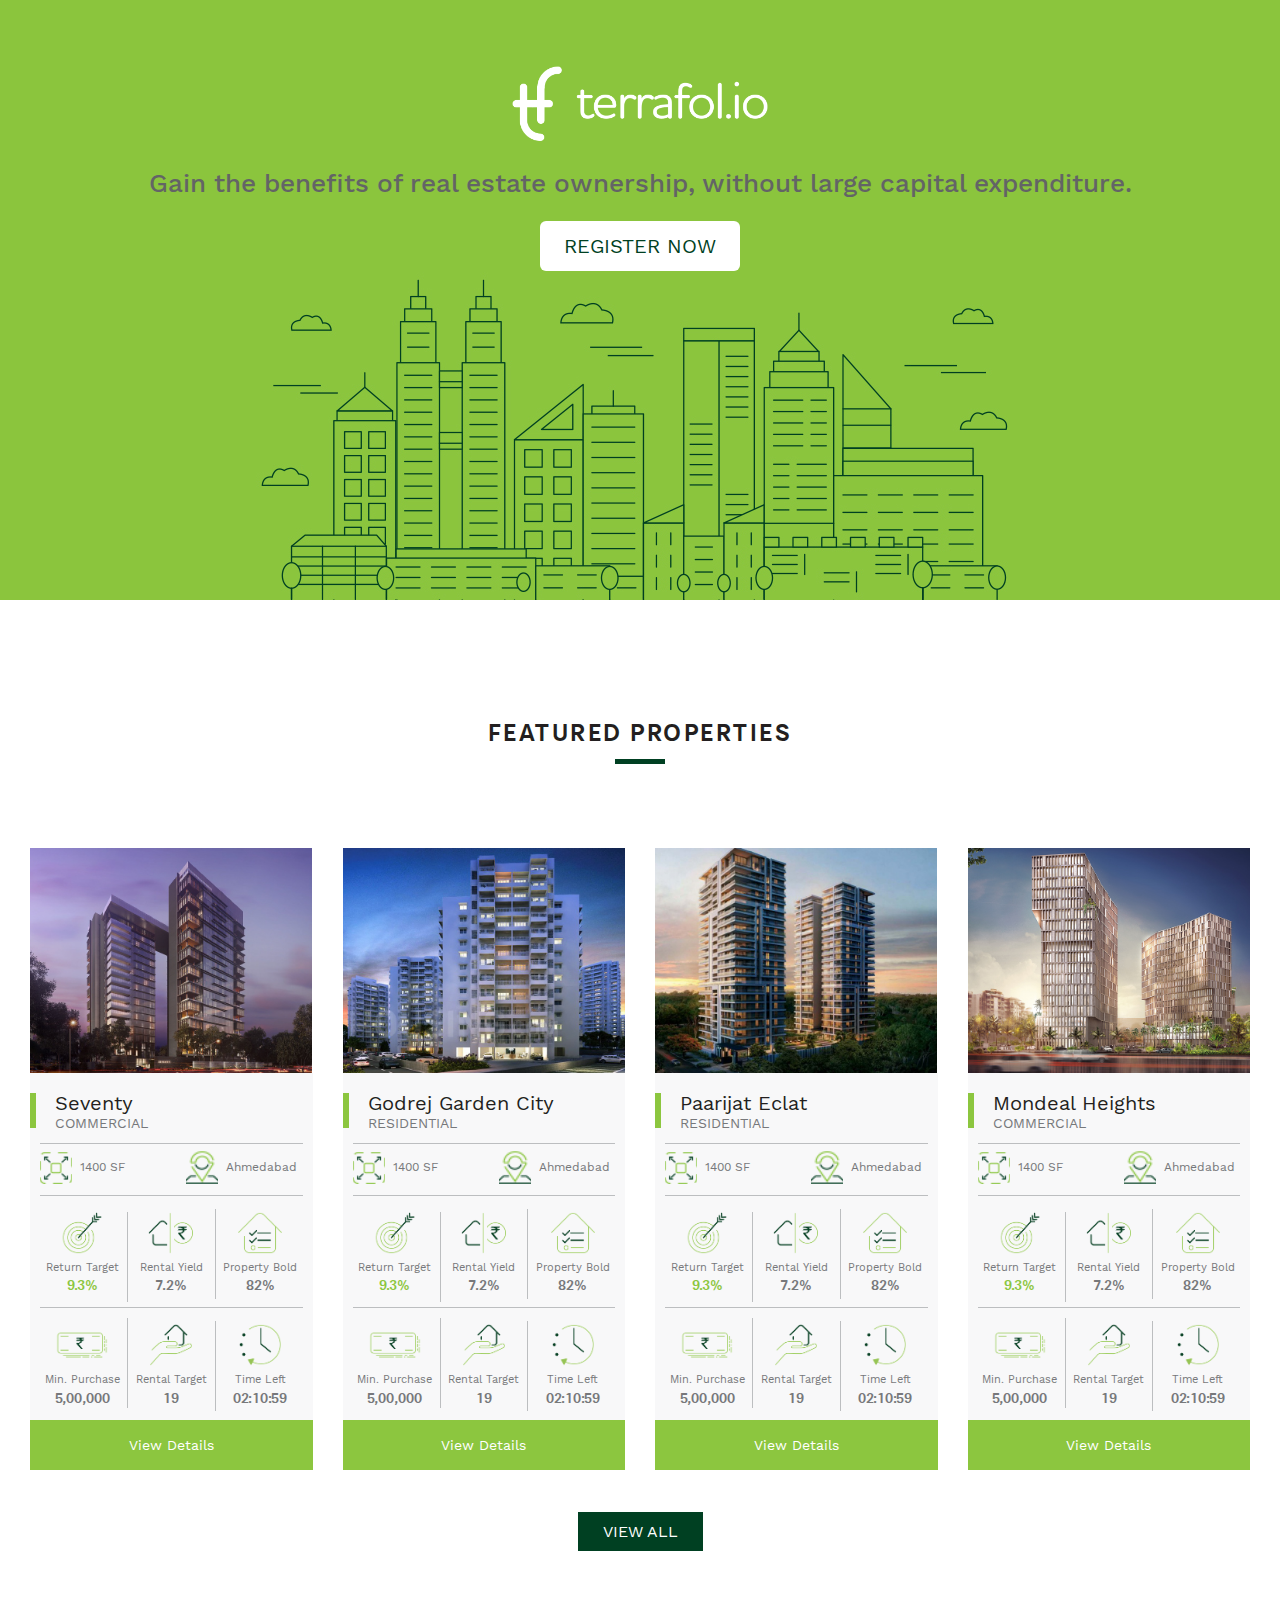
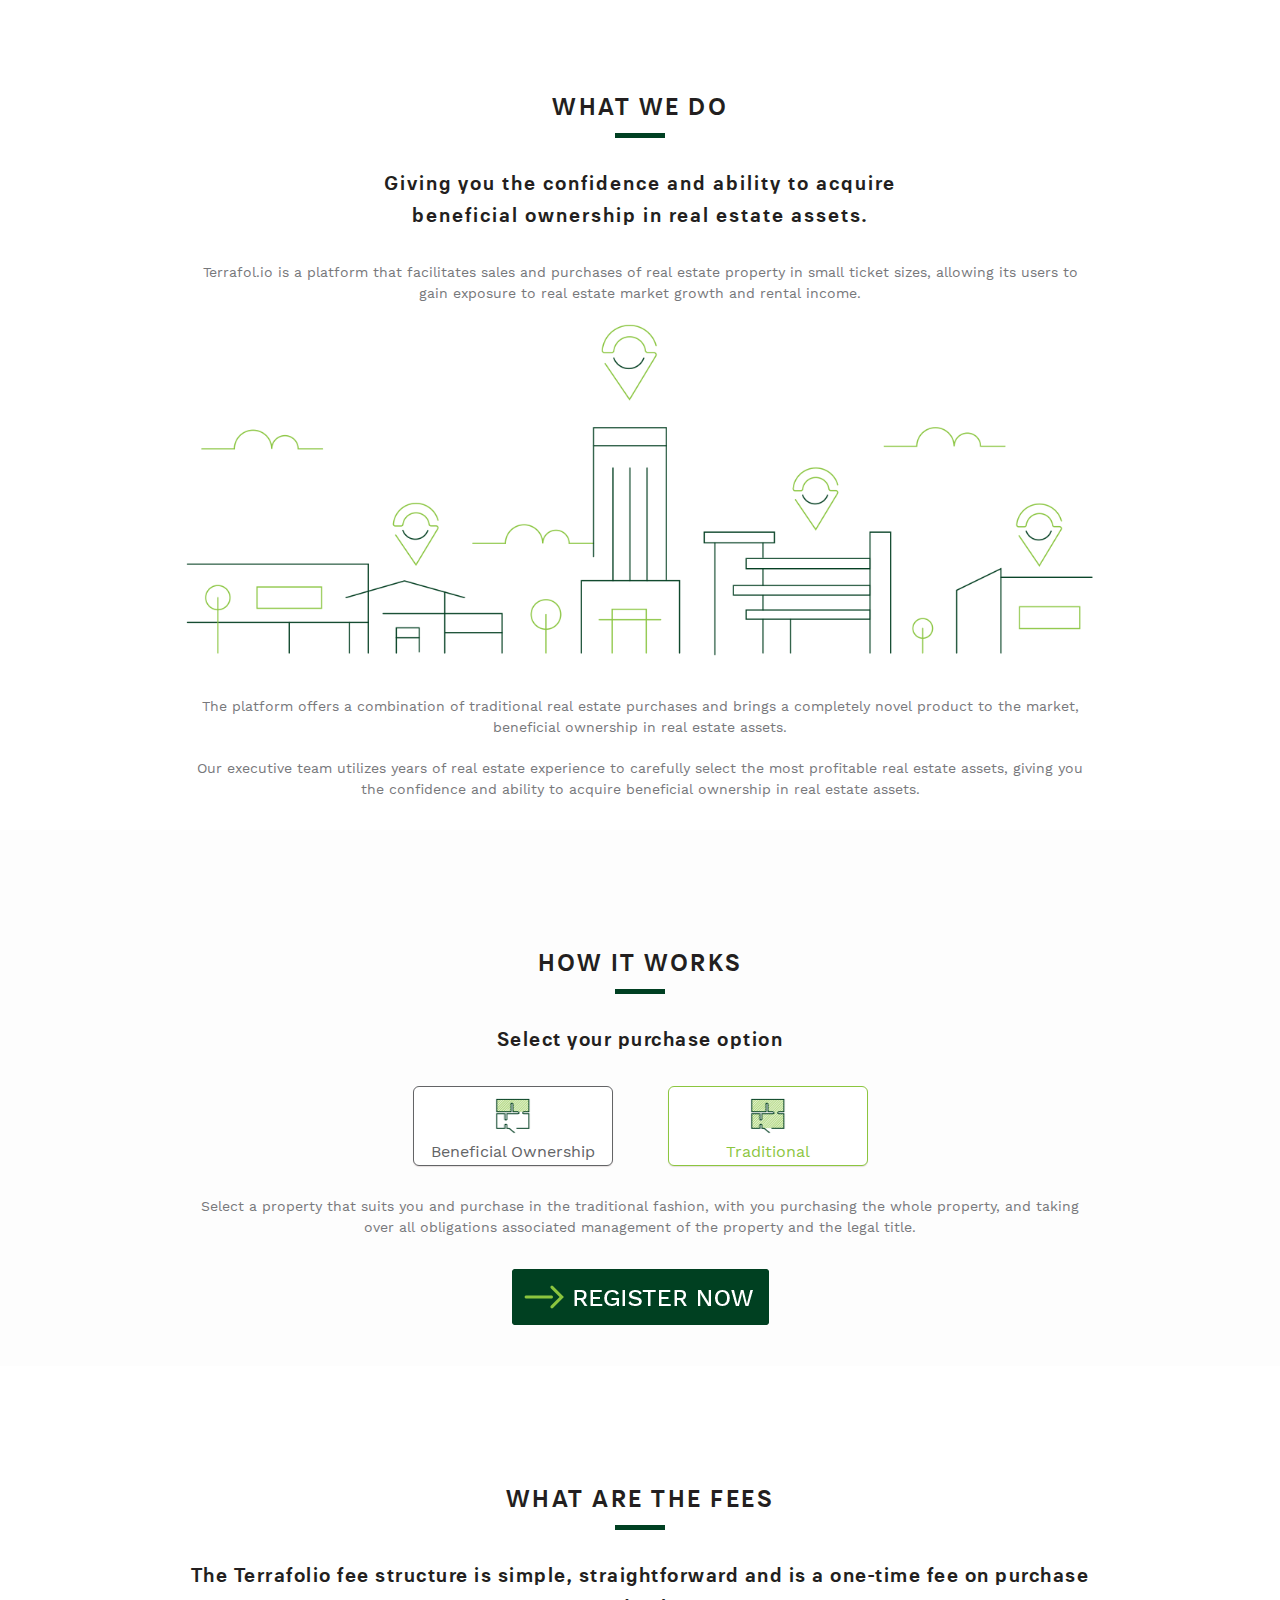
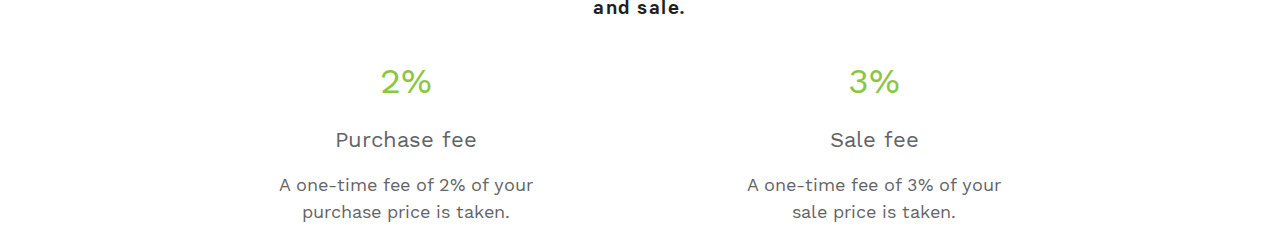
<file: index.html>
<!doctype html>
<html lang="en">
<head>
<meta charset="utf-8">
<meta name="viewport" content="width=device-width, initial-scale=1, shrink-to-fit=no">
<link href="css/bootstrap.min.css" rel="stylesheet">
<link href="css/style.css" rel="stylesheet">
<link href="css/responsive.css" rel="stylesheet">
<!-- Font Awesome CSS-->
<link rel="stylesheet" href="font-awesome/css/fontawesome-all.min.css">
<!--[if lt IE 9]>
<script src="https://oss.maxcdn.com/html5shiv/3.7.3/html5shiv.min.js"></script>
<script src="https://oss.maxcdn.com/respond/1.4.2/respond.min.js"></script>
<![endif]-->
<meta name="description" content="">
<meta name="author" content="">
<meta name="generator" content="">
<title>Terrafol</title>
</head>
<body>
<div class="wrapper">
  <section class="banner">
    <div class="container-fluid">
      <div class="banner-caption">
        <div class="weblogo"><img class="" src="img/logo_white.png" width="20%"></div>
        <h1 class="caption-title">Gain the benefits of real estate ownership, without large capital expenditure.</h1>
        <a href="#" class="register-now">Register Now</a> </div>
    </div>
  </section>
  <section class="section property-detail">
    <div class="container-fluid">
      <div class="section-title">
        <h2>Featured Properties</h2>
      </div>
      <div class="col-12"> 
        <!--<ul class="nav nav-tabs">
          <li class="nav-item"> <a class="nav-link" data-toggle="tab" href="#fractional"><img src="img/box_1.png" class="img-fluid"><br>
            Fractional Property</a> </li>
          <li class="nav-item"> <a class="nav-link active" data-toggle="tab" href="#traditional"><img src="img/box_1.png" class="img-fluid"><br>
            Traditional Property</a> </li>
        </ul>-->
        <div class="tab-content">
          <div id="fractional" class="tab-pane fade active show"><br>
            <div class="row">
              <div class="proprty-card col-12 col-md-6 col-xl-3 col-lg-3">
                <div class="single-proprty-card">
                  <div class="single-proprty-image"> <img src="img/property/property_1.jpg" class="img-fluid"> </div>
                  <div class="single-proprty-text">
                    <div class="single-proprty-text-1"> Seventy<span>Commercial</span> </div>
                    <div class="single-proprty-text-2">
                      
                      <div class="single-proprty-text-22"> <span class="propert-area"></span>
                        <div>1400 SF</div>
                      </div>
                      <div class="single-proprty-text-21"> <span class="propert-map"></span>
                        <div>Ahmedabad</div>
                      </div>
                    </div>
                    <div class="single-proprty-text-bottom">
                      <div class="coloum1"> <img src="img/property/terrafolio_return-target.png" width="54%"><br>
                        <div style="font-size:11px;">Return Target </div>
                        <span>9.3%</span> </div>
                      <div class="coloum2"> <img src="img/property/terrafolio_rental-yield.png" width="54%"><br>
                        <div style="font-size:11px;">Rental Yield </div>
                        <span>7.2%</span> </div>
                      <div class="coloum3"> <img src="img/property/terrafolio_property-sold.png" width="54%"><br>
                        <div style="font-size:11px;">Property Bold</div>
                        <span>82%</span> </div>
                    </div>
                    <div class="single-proprty-text-bottom">
                      <div class="coloum4"> <img src="img/property/terrafolio_min-purchase.png" width="54%"><br>
                        <div style="font-size:11px;">Min. Purchase </div>
                        <span>5,00,000</span> </div>
                      <div class="coloum5"> <img src="img/property/terrafolio_purchases-made.png" width="54%"><br>
                        <div style="font-size:11px;">Rental Target </div>
                        <span>19</span> </div>
                      <div class="coloum6"> <img src="img/property/terrafolio_time.png" width="54%"><br>
                        <div style="font-size:11px;">Time Left </div>
                        <span>02:10:59</span> </div>
                    </div>
                  </div>
                  <div class="single-proprty-text-button"> <a href="#">View Details</a> </div>
                </div>
              </div>
              <div class="proprty-card col-12 col-md-6 col-xl-3 col-lg-3">
                <div class="single-proprty-card">
                  <div class="single-proprty-image"> <img src="img/property/property_2.jpg" class="img-fluid"> </div>
                  <div class="single-proprty-text">
                    <div class="single-proprty-text-1"> Godrej Garden City<span>RESIDENTIAL</span> </div>
                    <div class="single-proprty-text-2"> 
                      <div class="single-proprty-text-22"> <span class="propert-area"></span>
                        <div>1400 SF</div>
                      </div>
                      <div class="single-proprty-text-21"> <span class="propert-map"></span>
                        <div>Ahmedabad</div>
                      </div>
                    </div>
                    <div class="single-proprty-text-bottom">
                      <div class="coloum1"> <img src="img/property/terrafolio_return-target.png" width="54%"><br>
                        <div style="font-size:11px;">Return Target </div>
                        <span>9.3%</span> </div>
                      <div class="coloum2"> <img src="img/property/terrafolio_rental-yield.png" width="54%"><br>
                        <div style="font-size:11px;">Rental Yield </div>
                        <span>7.2%</span> </div>
                      <div class="coloum3"> <img src="img/property/terrafolio_property-sold.png" width="54%"><br>
                        <div style="font-size:11px;">Property Bold</div>
                        <span>82%</span> </div>
                    </div>
                    <div class="single-proprty-text-bottom">
                      <div class="coloum4"> <img src="img/property/terrafolio_min-purchase.png" width="54%"><br>
                        <div style="font-size:11px;">Min. Purchase </div>
                        <span>5,00,000</span> </div>
                      <div class="coloum5"> <img src="img/property/terrafolio_purchases-made.png" width="54%"><br>
                        <div style="font-size:11px;">Rental Target </div>
                        <span>19</span> </div>
                      <div class="coloum6"> <img src="img/property/terrafolio_time.png" width="54%"><br>
                        <div style="font-size:11px;">Time Left </div>
                        <span>02:10:59</span> </div>
                    </div>
                  </div>
                  <div class="single-proprty-text-button"> <a href="#">View Details</a> </div>
                </div>
              </div>
              <div class="proprty-card col-12 col-md-6 col-xl-3 col-lg-3">
                <div class="single-proprty-card">
                  <div class="single-proprty-image"> <img src="img/property/property_3.jpg" class="img-fluid"> </div>
                  <div class="single-proprty-text">
                    <div class="single-proprty-text-1"> Paarijat Eclat<span>RESIDENTIAL</span> </div>
                    <div class="single-proprty-text-2"> 
                      <div class="single-proprty-text-22"> <span class="propert-area"></span>
                        <div>1400 SF</div>
                      </div>
                      <div class="single-proprty-text-21"> <span class="propert-map"></span>
                        <div>Ahmedabad</div>
                      </div>
                    </div>
                    <div class="single-proprty-text-bottom">
                      <div class="coloum1"> <img src="img/property/terrafolio_return-target.png" width="54%"><br>
                        <div style="font-size:11px;">Return Target </div>
                        <span>9.3%</span> </div>
                      <div class="coloum2"> <img src="img/property/terrafolio_rental-yield.png" width="54%"><br>
                        <div style="font-size:11px;">Rental Yield </div>
                        <span>7.2%</span> </div>
                      <div class="coloum3"> <img src="img/property/terrafolio_property-sold.png" width="54%"><br>
                        <div style="font-size:11px;">Property Bold</div>
                        <span>82%</span> </div>
                    </div>
                    <div class="single-proprty-text-bottom">
                      <div class="coloum4"> <img src="img/property/terrafolio_min-purchase.png" width="54%"><br>
                        <div style="font-size:11px;">Min. Purchase </div>
                        <span>5,00,000</span> </div>
                      <div class="coloum5"> <img src="img/property/terrafolio_purchases-made.png" width="54%"><br>
                        <div style="font-size:11px;">Rental Target </div>
                        <span>19</span> </div>
                      <div class="coloum6"> <img src="img/property/terrafolio_time.png" width="54%"><br>
                        <div style="font-size:11px;">Time Left </div>
                        <span>02:10:59</span> </div>
                    </div>
                  </div>
                  <div class="single-proprty-text-button"> <a href="#">View Details</a> </div>
                </div>
              </div>
              <div class="proprty-card col-12 col-md-6 col-xl-3 col-lg-3">
                <div class="single-proprty-card">
                  <div class="single-proprty-image"> <img src="img/property/property_4.jpg" class="img-fluid"> </div>
                  <div class="single-proprty-text">
                    <div class="single-proprty-text-1"> Mondeal Heights<span>COMMERCIAL</span> </div>
                    <div class="single-proprty-text-2"> 
                      <div class="single-proprty-text-22"> <span class="propert-area"></span>
                        <div>1400 SF</div>
                      </div>
                      <div class="single-proprty-text-21"> <span class="propert-map"></span>
                        <div>Ahmedabad</div>
                      </div>
                    </div>
                    <div class="single-proprty-text-bottom">
                      <div class="coloum1"> <img src="img/property/terrafolio_return-target.png" width="54%"><br>
                        <div style="font-size:11px;">Return Target </div>
                        <span>9.3%</span> </div>
                      <div class="coloum2"> <img src="img/property/terrafolio_rental-yield.png" width="54%"><br>
                        <div style="font-size:11px;">Rental Yield </div>
                        <span>7.2%</span> </div>
                      <div class="coloum3"> <img src="img/property/terrafolio_property-sold.png" width="54%"><br>
                        <div style="font-size:11px;">Property Bold</div>
                        <span>82%</span> </div>
                    </div>
                    <div class="single-proprty-text-bottom">
                      <div class="coloum4"> <img src="img/property/terrafolio_min-purchase.png" width="54%"><br>
                        <div style="font-size:11px;">Min. Purchase </div>
                        <span>5,00,000</span> </div>
                      <div class="coloum5"> <img src="img/property/terrafolio_purchases-made.png" width="54%"><br>
                        <div style="font-size:11px;">Rental Target </div>
                        <span>19</span> </div>
                      <div class="coloum6"> <img src="img/property/terrafolio_time.png" width="54%"><br>
                        <div style="font-size:11px;">Time Left </div>
                        <span>02:10:59</span> </div>
                    </div>
                  </div>
                  <div class="single-proprty-text-button"> <a href="#">View Details</a> </div>
                </div>
              </div>
            </div>
          </div>
          <!--<div id="traditional" class="tab-pane fade active show"><br>
            <div class="row">
              <div class="proprty-card col-12 col-md-6 col-xl-3 col-lg-3">
                <div class="single-proprty-card">
                  <div class="single-proprty-image"> <img src="img/property/property_1.jpg" class="img-fluid"> </div>
                  <div class="single-proprty-text">
                    <div class="single-proprty-text-1"> Seventy<span>Commercial</span> </div>
                    <div class="single-proprty-text-2"> <span class="propert-type"></span>
                      <div>Office</div>
                    </div>
                    <div class="single-proprty-text-3"> <span class="propert-area"></span>
                      <div>1400 SF</div>
                    </div>
                    <div class="single-proprty-text-4"> <span class="propert-map"></span>
                      <div>Lorem ipsum dolor sit amet, consectetur adipiscing elit</div>
                    </div>
                    <div class="single-proprty-text-bottom">
                      <div class="coloum1"> <span>9.3%</span> Interest </div>
                      <div class="coloum2"> <span>55,00,000</span> Investment </div>
                      <div class="coloum3"> <span>41%</span> Funded </div>
                    </div>
                  </div>
                  <div class="single-proprty-text-button"> <a href="#">View Details</a> </div>
                </div>
              </div>
              <div class="proprty-card col-12 col-md-6 col-xl-3 col-lg-3">
                <div class="single-proprty-card">
                  <div class="single-proprty-image"> <img src="img/property/property_2.jpg" class="img-fluid"> </div>
                  <div class="single-proprty-text">
                    <div class="single-proprty-text-1"> Godrej Garden City<span>Residential</span> </div>
                    <div class="single-proprty-text-2"> <span class="propert-type"></span>
                      <div>Appartment</div>
                    </div>
                    <div class="single-proprty-text-3"> <span class="propert-area"></span>
                      <div>1850 SF</div>
                    </div>
                    <div class="single-proprty-text-4"> <span class="propert-map"></span>
                      <div>Lorem ipsum dolor sit amet, consectetur adipiscing elit</div>
                    </div>
                    <div class="single-proprty-text-bottom">
                      <div class="coloum1"> <span>6.5%</span> Interest </div>
                      <div class="coloum2"> <span>35,00,000</span> Investment </div>
                      <div class="coloum3"> <span>87%</span> Funded </div>
                    </div>
                  </div>
                  <div class="single-proprty-text-button"> <a href="#">View Details</a> </div>
                </div>
              </div>
              <div class="proprty-card col-12 col-md-6 col-xl-3 col-lg-3">
                <div class="single-proprty-card">
                  <div class="single-proprty-image"> <img src="img/property/property_3.jpg" class="img-fluid"> </div>
                  <div class="single-proprty-text">
                    <div class="single-proprty-text-1"> Paarijat Eclat<span>Residential</span> </div>
                    <div class="single-proprty-text-2"> <span class="propert-type"></span>
                      <div>Appartment</div>
                    </div>
                    <div class="single-proprty-text-3"> <span class="propert-area"></span>
                      <div>3300 SF</div>
                    </div>
                    <div class="single-proprty-text-4"> <span class="propert-map"></span>
                      <div>Lorem ipsum dolor sit amet, consectetur adipiscing elit</div>
                    </div>
                    <div class="single-proprty-text-bottom">
                      <div class="coloum1"> <span>6.8%</span> Interest </div>
                      <div class="coloum2"> <span>40,00,000</span> Investment </div>
                      <div class="coloum3"> <span>66%</span> Funded </div>
                    </div>
                  </div>
                  <div class="single-proprty-text-button"> <a href="#">View Details</a> </div>
                </div>
              </div>
              <div class="proprty-card col-12 col-md-6 col-xl-3 col-lg-3">
                <div class="single-proprty-card">
                  <div class="single-proprty-image"> <img src="img/property/property_4.jpg" class="img-fluid"> </div>
                  <div class="single-proprty-text">
                    <div class="single-proprty-text-1"> Mondeal Heights<span>Commercial</span> </div>
                    <div class="single-proprty-text-2"> <span class="propert-type"></span>
                      <div>Office</div>
                    </div>
                    <div class="single-proprty-text-3"> <span class="propert-area"></span>
                      <div>1700 SF</div>
                    </div>
                    <div class="single-proprty-text-4"> <span class="propert-map"></span>
                      <div>Lorem ipsum dolor sit amet, consectetur adipiscing elit</div>
                    </div>
                    <div class="single-proprty-text-bottom">
                      <div class="coloum1"> <span>8.7%</span> Interest </div>
                      <div class="coloum2"> <span>15,00,000</span> Investment </div>
                      <div class="coloum3"> <span>93%</span> Funded </div>
                    </div>
                  </div>
                  <div class="single-proprty-text-button"> <a href="#">View Details</a> </div>
                </div>
              </div>
            </div>
          </div>--> 
        </div>
      </div>
      <div class="col-12">
        <div class="text-center view-all"> <a href="properties.php">View All</a> </div>
      </div>
    </div>
  </section>
  <section class="section whatwedo">
    <div class="container-fluid">
      <div class="section-title">
        <h2>What We Do</h2>
      </div>
      <div class="col-12">
        <h3 class="text-center">Giving you the confidence and ability to acquire<br>
          beneficial ownership in real estate assets.</h3>
        <p>Terrafol.io is a platform that facilitates sales and purchases of real estate property in small ticket sizes, allowing its users to gain exposure to real estate market growth and rental income.</p>
        <img src="img/what_we_do_new.png" class="img-fluid">
        <p>The platform offers a combination of traditional real estate purchases and brings a completely novel product to the market, beneficial ownership in real estate assets.</p>
        <p>Our executive team utilizes years of real estate experience to carefully select the most profitable real estate assets, giving you the confidence and ability to acquire beneficial ownership in real estate assets.</p>
      </div>
    </div>
  </section>
  <section class="section howitworks howitworks-backcolor-home">
    <div class="container-fluid">
      <div class="section-title">
        <h2>How It Works</h2>
      </div>
      <div class="col-12">
        <h3>Select your purchase option</h3>
        <ul class="nav nav-tabs">
          <li class="nav-item"> <a class="nav-link" data-toggle="tab" href="#ownership" data-target="#ownership"><img src="img/Beneficial-Ownership_icon.png" class="img-fluid"><br>
            Beneficial Ownership</a> </li>
          <li class="nav-item"> <a class="nav-link active" data-toggle="tab" href="#traditional1" data-target="#traditional1"><img src="img/Traditional_icon.png" class="img-fluid"><br>
            Traditional</a> </li>
        </ul>
        <div class="tab-content">
          <div id="ownership" class="tab-pane fade" role="tabpanel" >
            <p>Lorem ipsum dolor sit amet, consectetur adipisicing elit, sed do eiusmod tempor incididunt ut labore et dolore magna aliqua.</p>
          </div>
          <div id="traditional1" class="tab-pane fade show active" role="tabpanel" >
            <p>Select a property that suits you and purchase in the traditional fashion, with you purchasing the whole property, and taking over all obligations associated management of the property and the legal title.</p>
          </div>
        </div>
        <div class="text-center register-now"> <a href="#"><img src="img/register_now_with_text.png" class="img-fluid"></a> </div>
      </div>
    </div>
  </section>
  <section class="section whatarethefees">
    <div class="container-fluid">
      <div class="section-title">
        <h2>What are the fees</h2>
      </div>
      <div class="col-12">
        <h3>The Terrafolio fee structure is simple, straightforward and is a one-time fee on purchase and sale.</h3>
        <div class="row">
          <div class="col-md-6 text-center">
            <div class="percent">2%</div>
            <div class="fees-text-title">Purchase fee</div>
            <div class="fees-text">A one-time fee of 2% of your<br>
              purchase price is taken.</div>
          </div>
          <div class="col-md-6 text-center">
            <div class="percent">3%</div>
            <div class="fees-text-title">Sale fee</div>
            <div class="fees-text">A one-time fee of 3% of your<br>
              sale price is taken. </div>
          </div>
        </div>
      </div>
    </div>
  </section>
</div>
<script src="js/jquery-3.3.1.min.js"></script> 
<script src="js/bootstrap.min.js"></script>
</body>
</html>
</file>
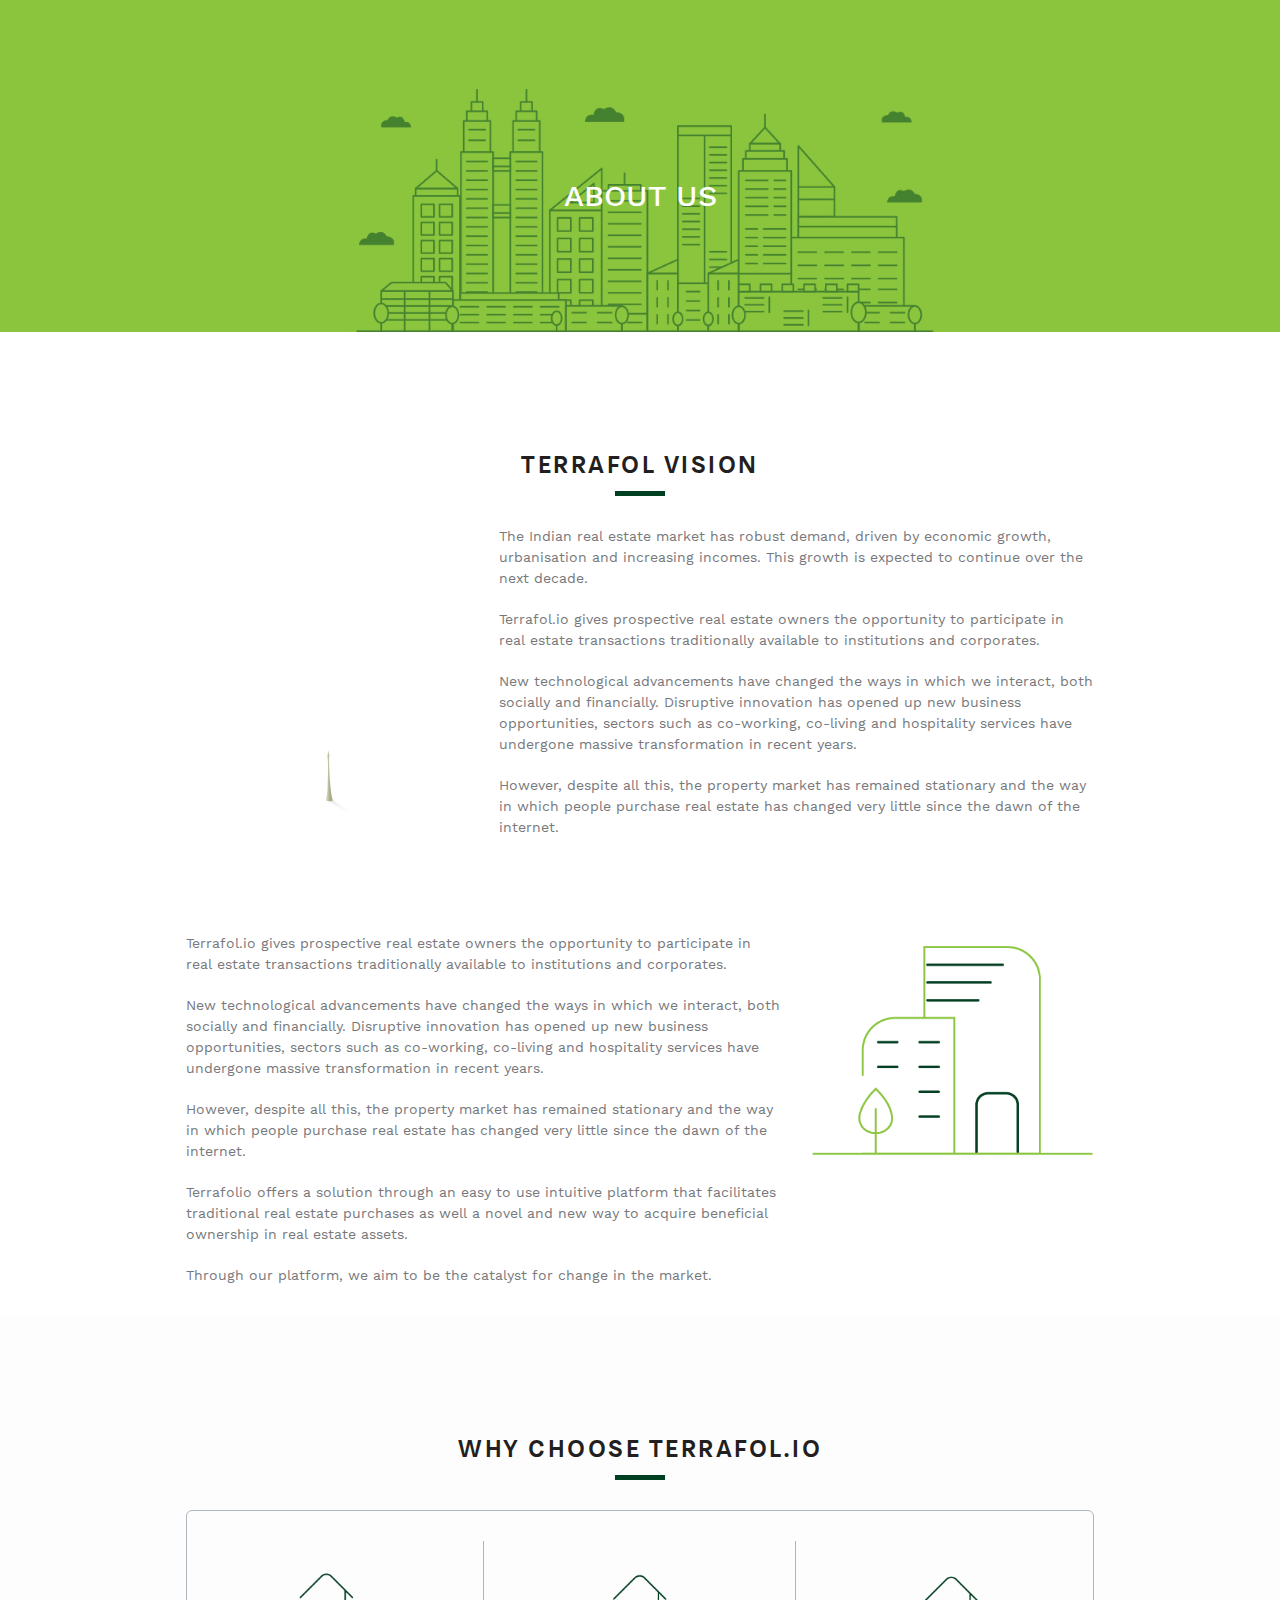
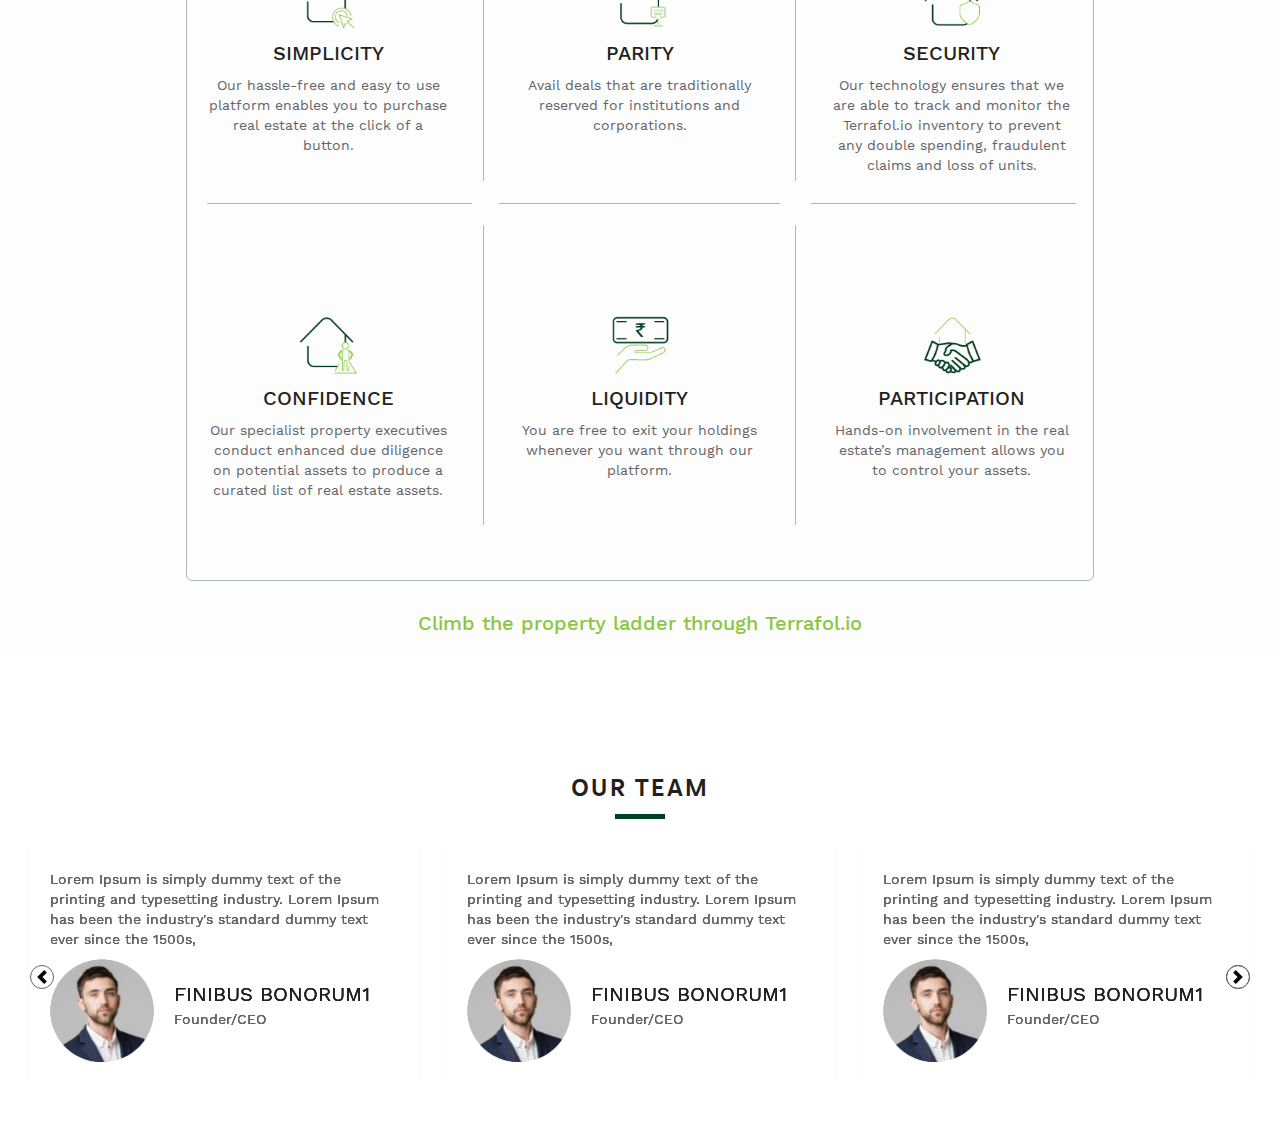
<file: about-us.html>
<!doctype html>
<html lang="en">
<head>
<meta charset="utf-8">
<meta name="viewport" content="width=device-width, initial-scale=1, shrink-to-fit=no">
<link href="css/bootstrap.min.css" rel="stylesheet">
<link href="css/style.css" rel="stylesheet">
<link href="css/responsive.css" rel="stylesheet">
<!-- Font Awesome CSS-->
<link rel="stylesheet" href="font-awesome/css/fontawesome-all.min.css">
<!--[if lt IE 9]>
<script src="https://oss.maxcdn.com/html5shiv/3.7.3/html5shiv.min.js"></script>
<script src="https://oss.maxcdn.com/respond/1.4.2/respond.min.js"></script>
<![endif]-->
<meta name="description" content="">
<meta name="author" content="">
<meta name="generator" content="">
<title>Terrafol - About</title>
</head>
<body>
<div class="wrapper">
  <section class="aboutbanner">
    <div class="container-fluid">
      <div class="banner-caption">
        <h1>About Us</h1>
      </div>
    </div>
  </section>
  <section class="section aboutustoptext">
    <div class="container-fluid">
      <div class="section-title">
        <h2>Terrafol vision</h2>
      </div>
      <div class="col-12">
        <div class="row">
          <div class="col-md-4"> <svg id="animation" xmlns="http://www.w3.org/2000/svg" xmlns:xlink="http://www.w3.org/1999/xlink" viewBox="0 0 302.7 436.37">
            <defs>
              <linearGradient id="Dégradé_sans_nom_18" data-name="Dégradé sans nom 18" x1="156.31" y1="365.15" x2="246.31" y2="431.81" gradientUnits="userSpaceOnUse">
                <stop offset="0" stop-color="#39505d"/>
                <stop offset="1" stop-color="#39505d" stop-opacity="0"/>
              </linearGradient>
              <linearGradient id="Dégradé_sans_nom_4" data-name="Dégradé sans nom 4" x1="200.34" y1="253.69" x2="176.67" y2="221.09" gradientUnits="userSpaceOnUse">
                <stop offset="0" stop-color="#929669"/>
                <stop offset="0.23" stop-color="#929669"/>
                <stop offset="1" stop-color="#fdfcf1"/>
              </linearGradient>
              <linearGradient id="Dégradé_sans_nom_2" data-name="Dégradé sans nom 2" x1="303.2" y1="168.65" x2="213.62" y2="249.02" gradientUnits="userSpaceOnUse">
                <stop offset="0" stop-color="#45aa3a"/>
                <stop offset="1" stop-color="#3d9439"/>
              </linearGradient>
              <linearGradient id="Dégradé_sans_nom_3" data-name="Dégradé sans nom 3" x1="236.83" y1="175.48" x2="254.62" y2="212.29" gradientUnits="userSpaceOnUse">
                <stop offset="0" stop-color="#8cc63f"/>
                <stop offset="1" stop-color="#8cc63f"/>
              </linearGradient>
              <linearGradient id="Dégradé_sans_nom_4-2" x1="196.6" y1="195.74" x2="177" y2="178.38" xlink:href="#Dégradé_sans_nom_4"/>
              <linearGradient id="Dégradé_sans_nom_3-2" x1="296.11" y1="44.64" x2="176.48" y2="155.68" xlink:href="#Dégradé_sans_nom_3"/>
              <linearGradient id="Dégradé_sans_nom_2-2" x1="274.3" y1="150.3" x2="231.97" y2="99.99" xlink:href="#Dégradé_sans_nom_2"/>
              <linearGradient id="Dégradé_sans_nom_4-3" x1="-19.56" y1="223.16" x2="218.1" y2="279.92" xlink:href="#Dégradé_sans_nom_4"/>
              <linearGradient id="Dégradé_sans_nom_2-3" x1="16.11" y1="204.08" x2="92.18" y2="276.48" xlink:href="#Dégradé_sans_nom_2"/>
              <linearGradient id="Dégradé_sans_nom_2-4" x1="106.7" y1="255.03" x2="106.7" y2="255.03" xlink:href="#Dégradé_sans_nom_2"/>
              <linearGradient id="Dégradé_sans_nom_3-3" x1="63.36" y1="209.36" x2="54.16" y2="240.65" xlink:href="#Dégradé_sans_nom_3"/>
              <linearGradient id="Dégradé_sans_nom_4-4" x1="75.32" y1="182.31" x2="144.32" y2="160.33" xlink:href="#Dégradé_sans_nom_4"/>
              <linearGradient id="Dégradé_sans_nom_2-5" x1="19.89" y1="76.27" x2="141.37" y2="193.45" xlink:href="#Dégradé_sans_nom_2"/>
              <linearGradient id="Dégradé_sans_nom_3-4" x1="38.58" y1="178.83" x2="83.36" y2="134.66" xlink:href="#Dégradé_sans_nom_3"/>
              <linearGradient id="Dégradé_sans_nom_39" data-name="Dégradé sans nom 39" x1="148.36" y1="248.02" x2="163.23" y2="248.02" gradientUnits="userSpaceOnUse">
                <stop offset="0" stop-color="#cbccb1"/>
                <stop offset="0.69" stop-color="#a8ab84"/>
                <stop offset="1" stop-color="#abae89"/>
              </linearGradient>
              <linearGradient id="Dégradé_sans_nom_2-6" x1="147.41" y1="4.1" x2="181.15" y2="164.83" xlink:href="#Dégradé_sans_nom_2"/>
              <linearGradient id="Dégradé_sans_nom_3-5" x1="98.37" y1="94.42" x2="168.31" y2="80.31" xlink:href="#Dégradé_sans_nom_3"/>
            </defs>
            <title></title>
            <g id="shadow">
              <path d="M172,366c1,6,93.49,68.65,93.49,68.65l-19.53,1s-61.8-40.89-84.32-54.19-19.06-14.2-19.07-14.21c-.46-.45,2-4.64,11.81-4.64S171.88,363.56,172,366Z" transform="translate(-1.14 -2.3)" opacity="0.1" fill="url(#Dégradé_sans_nom_18)"/>
            </g>
            <g id="tree">
              <g id="leaf-rb">
                <g>
                  <path d="M226.46,217.24S207.89,223.52,201,229c-2.12,1.69.56,1.74.52,3.5,0,0,30.61,20,66.11-3.15,25.12-18.4,27.8-37.3,30.61-40.42a45.85,45.85,0,0,1,5.32-6.52Z" transform="translate(-1.14 -2.3)" fill="url(#Dégradé_sans_nom_2)"/>
                  <path d="M296.79,182.08c-4.39-2.39-28-14.22-60.31-2s-38.85,46.27-38.85,46.27c3.37,3.66,9.48-1.84,18.58-5,8.63-3,19.24-7.3,30-12.34,5.66-2.66,54.85-23.65,57.66-26.82C301.3,183,300.29,183.34,296.79,182.08Z" transform="translate(-1.14 -2.3)" fill="url(#Dégradé_sans_nom_3)"/>
                </g>
                <path d="M214.36,221.93c-8.15,2.8-14.29,4.4-16.71,4.41-8.73,8.22-47.32,28-47.32,28l.33,3.69s42.57-24.81,47.09-25.68a8.57,8.57,0,0,1,4,.26l-.21-.13C201.6,228.71,208,224.83,214.36,221.93Z" transform="translate(-1.14 -2.3)" fill="url(#Dégradé_sans_nom_4)"/>
              </g>
              <g id="leaf-rm">
                <g>
                  <path d="M278.57,52c-5.14,3.07-32.38,1.65-65.06,31.82-42.24,43.41-22.55,91.82-22.55,91.82,10.05,8.39,28.23-30.77,28.23-30.77l70-98.55A65.5,65.5,0,0,1,278.57,52Z" transform="translate(-1.14 -2.3)" fill="url(#Dégradé_sans_nom_3-2)"/>
                  <path d="M287.76,55.87c-.8-5.26-.08-6.58,1.86-9.89-5.21,3.07-48.13,66.28-53.41,73.48a463.05,463.05,0,0,0-28,43c-2.27,4-8.66,10.5-10.19,13.58-2.21,4.45.88,4.89.52,6.76,0,0,49.56.17,75.53-41.78S289.91,62.69,287.76,55.87Z" transform="translate(-1.14 -2.3)" fill="url(#Dégradé_sans_nom_2-2)"/>
                </g>
                <path d="M209.28,160.51c-5.8,8.06-13,16-18.34,15.1l-.12-.3c-7.31,14.08-39.23,40.24-39.23,40.24l2.08,2.47s30.9-29.42,45-35.26h-.15C199.16,179.4,203.11,171.2,209.28,160.51Z" transform="translate(-1.14 -2.3)" fill="url(#Dégradé_sans_nom_4-2)"/>
              </g>
              <g id="leaf-lb">
                <polygon points="106.7 255.03 106.7 255.03 106.7 255.03 106.7 255.03" fill="url(#Dégradé_sans_nom_2-3)"/>
                <g>
                  <path d="M100,250,1.44,217.33a45.85,45.85,0,0,1,5.93,6c3.09,2.83,7.59,21.39,34.37,37.28,37.57,19.65,66.11-3.25,66.11-3.25A7.91,7.91,0,0,0,100,250Z" transform="translate(-1.14 -2.3)" fill="url(#Dégradé_sans_nom_2-4)"/>
                  <path d="M68,208.52c-33.34-9-55.7,5-59.83,7.83-3.37,1.59-4.4,1.37-7,.73,3.1,2.88,54.07,19.08,60,21.12C101,252,104,253,111.12,250.82,111.12,250.82,101.32,217.54,68,208.52Z" transform="translate(-1.14 -2.3)" fill="url(#Dégradé_sans_nom_3-3)"/>
                </g>
                <path d="M151.59,271.16s-26.7-11.72-40.52-20.5l.05.17A63.85,63.85,0,0,1,93,249c6.56,2.28,14.39,4.57,14.84,8.33h0l-.2.15a8.57,8.57,0,0,1,3.94-.64c4.58.43,40,18,40,18Z" transform="translate(-1.14 -2.3)" fill="url(#Dégradé_sans_nom_4-3)"/>
              </g>
              <g id="leaf-lm">
                <g>
                  <path d="M100.8,117C68.12,86.85,40.88,88.27,35.74,85.2a65.5,65.5,0,0,1-10.6-5.68l70,98.55S108.58,201.6,118,210c3.14,2.8,2.73-.7,5.36-1.16C123.36,208.84,143,160.43,100.8,117Z" transform="translate(-1.14 -2.3)" fill="url(#Dégradé_sans_nom_2-5)"/>
                  <path d="M78.1,152.7c-5.28-7.21-48.21-70.41-53.41-73.48,1.94,3.32,2.66,4.63,1.86,9.89-2.15,6.81-12.26,43.16,13.71,85.11S115.79,216,115.79,216c-.38-2-.31-3.08-2.79-8C106.73,195.59,92.83,172.8,78.1,152.7Z" transform="translate(-1.14 -2.3)" fill="url(#Dégradé_sans_nom_3-4)"/>
                </g>
                <path d="M124.21,214.16a12.25,12.25,0,0,1-.73-5.65l-.13.33c-5.34.92-12.54-7-18.34-15.1,6.17,10.68,10.11,18.87,10.77,22.24,12.74,9.65,33.34,37.83,33.34,37.83l5.08-1.47S126.67,220.25,124.21,214.16Z" transform="translate(-1.14 -2.3)" fill="url(#Dégradé_sans_nom_4-4)"/>
              </g>
              <g id="main">
                <g id="leaf-top">
                  <path d="M190.25,76.57c-9.85-43.37-33.1-57.63-35.6-63.08a65.5,65.5,0,0,1-5.52-10.68L151,123.66s-3.84,36.9,5.84,41.35C156.83,165,200.48,136.27,190.25,76.57Z" transform="translate(-1.14 -2.3)" fill="url(#Dégradé_sans_nom_2-6)"/>
                  <path d="M151.33,93.11c.06-8.93.15-85.33-2.4-90.81-.28,3.83-.43,5.32-4.07,9.21-5.63,4.4-34.55,28.63-36.91,77.91s38.59,77.21,38.59,77.21C151,165,151,147,151.33,93.11Z" transform="translate(-1.14 -2.3)" fill="url(#Dégradé_sans_nom_3-5)"/>
                </g>
                <path id="stem" d="M172.18,366.33l0-.12a1.74,1.74,0,0,0-.23-.59C157.31,327.94,153,183,154.53,169.88a9.89,9.89,0,0,1,2.16-4.95A111.2,111.2,0,0,1,151,139s-3,21-4.64,27.5c5.39,21.3,2.7,91.54,1.07,142.46-.94,29.43-3.93,37.31-5.62,57.36h.12a1.48,1.48,0,0,0,0,.16c0,2.57,6.78,4.66,15.14,4.66s15.14-2.09,15.14-4.66a1.48,1.48,0,0,0,0-.16Z" transform="translate(-1.14 -2.3)" fill="url(#Dégradé_sans_nom_39)"/>
              </g>
            </g>
            </svg> </div>
          <div class="col-md-8 text-left">
            <p>The Indian real estate market has robust demand, driven by economic growth, urbanisation and increasing incomes. This growth is expected to continue over the next decade.</p>
            <p>Terrafol.io gives prospective real estate owners the opportunity to participate in real estate transactions traditionally available to institutions and corporates.</p>
            <p>New technological advancements have changed the ways in which we interact, both socially and financially. Disruptive innovation has opened up new business opportunities, sectors such as co-working, co-living and hospitality services have undergone massive transformation in recent years.</p>
            <p>However, despite all this, the property market has remained stationary and the way in which people purchase real estate has changed very little since the dawn of the internet.</p>
          </div>
        </div>
        <div class="row">
          <div class="col-md-8 text-left">
            <p>Terrafol.io gives prospective real estate owners the opportunity to participate in real estate transactions traditionally available to institutions and corporates.</p>
            <p>New technological advancements have changed the ways in which we interact, both socially and financially. Disruptive innovation has opened up new business opportunities, sectors such as co-working, co-living and hospitality services have undergone massive transformation in recent years.</p>
            <p>However, despite all this, the property market has remained stationary and the way in which people purchase real estate has changed very little since the dawn of the internet.</p>
            <p>Terrafolio offers a solution through an easy to use intuitive platform that facilitates traditional real estate purchases as well a novel and new way to acquire beneficial ownership in real estate assets.</p>
            <p>Through our platform, we aim to be the catalyst for change in the market.</p>
          </div>
          <div class="col-md-4"><img src="img/aboutus/About_us_image.png" class="img-fluid"></div>
        </div>
      </div>
    </div>
  </section>
  <section class="section aboutusmiddletext backcolor">
    <div class="container-fluid">
      <div class="section-title">
        <h2>Why choose Terrafol.io </h2>
      </div>
      <div class="col-12">
        <div class="border-box-middle">
          <div class="row">
            <div class="col-md-4 text-center">
              <div class="whychoosesinglebox whychoosesinglebox1"> <img src="img/aboutus/Simplicity_icon.png" class="img-fluid">
                <h5 class="whychoosetitle">Simplicity</h5>
                <p>Our hassle-free and easy to use platform enables you to purchase real estate at the click of a button.</p>
              </div>
            </div>
            <div class="col-md-4 text-center">
              <div class="whychoosesinglebox whychoosesinglebox2"> <img src="img/aboutus/Parity_icon.png" class="img-fluid">
                <h5 class="whychoosetitle">Parity</h5>
                <p>Avail deals that are traditionally reserved for institutions and corporations.</p>
              </div>
            </div>
            <div class="col-md-4 text-center">
              <div class="whychoosesinglebox whychoosesinglebox3"> <img src="img/aboutus/Security_icon.png" class="img-fluid">
                <h5 class="whychoosetitle">Security</h5>
                <p>Our technology ensures that we are able to track and monitor the Terrafol.io inventory to prevent any double spending, fraudulent claims and loss of units.</p>
              </div>
            </div>
            <div class="col-md-4 text-center">
              <div class="whychoosesinglebox whychoosesinglebox4"> <img src="img/aboutus/Confidence_icon.png" class="img-fluid">
                <h5 class="whychoosetitle">Confidence</h5>
                <p>Our specialist property executives conduct enhanced due diligence on potential assets to produce a curated list of real estate assets.</p>
              </div>
            </div>
            <div class="col-md-4 text-center">
              <div class="whychoosesinglebox whychoosesinglebox5"> <img src="img/aboutus/Liquidity_icon.png" class="img-fluid">
                <h5 class="whychoosetitle">Liquidity</h5>
                <p>You are free to exit your holdings whenever you want through our platform.</p>
              </div>
            </div>
            <div class="col-md-4 text-center">
              <div class="whychoosesinglebox whychoosesinglebox6"> <img src="img/aboutus/Participation_icon.png" class="img-fluid">
                <h5 class="whychoosetitle">Participation</h5>
                <p>Hands-on involvement in the real estate’s management allows you to control your assets.</p>
              </div>
            </div>
          </div>
        </div>
        <h4>Climb the property ladder through Terrafol.io</h4>
      </div>
    </div>
  </section>
  <section class="section aboutusbootomtext">
    <div class="container-fluid">
      <div class="section-title">
        <h2>Our Team</h2>
      </div>
      <div class="col-12">
        <div class="row">
          <div id="terrafol-testimonial" class="carousel slide" data-ride="carousel" data-type="multi" data-interval="7500">
            <div class="carousel-inner">
              <div class="carousel-item active">
                <div class="col-md-4 ">
                  <div class="textimonialbox">
                    <div class="textimonialQuote">Lorem Ipsum is simply dummy text of the printing and typesetting industry. Lorem Ipsum has been the industry's standard dummy text ever since the 1500s, </div>
                    <div class="textimonialImage"> <img src="img/profile.png" class="img-fluid"> </div>
                    <div class="textimonialDetail">
                      <div class="maindetail">FINIBUS BONORUM1<span>Founder/CEO</span></div>
                    </div>
                  </div>
                </div>
              </div>
              <div class="carousel-item">
                <div class="col-md-4">
                  <div class="textimonialbox">
                    <div class="textimonialQuote">Lorem Ipsum is simply dummy text of the printing and typesetting industry. Lorem Ipsum has been the industry's standard dummy text ever since the 1500s, </div>
                    <div class="textimonialImage"> <img src="img/profile.png" class="img-fluid"> </div>
                    <div class="textimonialDetail">
                      <div class="maindetail">FINIBUS BONORUM1<span>Founder/CEO</span></div>
                    </div>
                  </div>
                </div>
              </div>
              <div class="carousel-item ">
                <div class="col-md-4">
                  <div class="textimonialbox">
                    <div class="textimonialQuote">Lorem Ipsum is simply dummy text of the printing and typesetting industry. Lorem Ipsum has been the industry's standard dummy text ever since the 1500s, </div>
                    <div class="textimonialImage"> <img src="img/profile.png" class="img-fluid"> </div>
                    <div class="textimonialDetail">
                      <div class="maindetail">FINIBUS BONORUM1<span>Founder/CEO</span></div>
                    </div>
                  </div>
                </div>
              </div>
            </div>
            <a class="carousel-control-prev" href="#terrafol-testimonial" role="button" data-slide="prev"> <span class="carousel-control-prev-icon" aria-hidden="true"></span> <span class="sr-only">Previous</span> </a> <a class="carousel-control-next" href="#terrafol-testimonial" role="button" data-slide="next"> <span class="carousel-control-next-icon" aria-hidden="true"></span> <span class="sr-only">Next</span> </a> <a href="#terrafol-testimonial" role="button" data-slide="next"> <span class="carousel-control-next" aria-hidden="true"></span> <span class="sr-only">Next</span> </a> </div>
        </div>
      </div>
    </div>
  </section>
</div>
<script src="js/jquery-3.3.1.min.js"></script> 
<script src="js/bootstrap.min.js"></script> 
<script src="js/TweenMax.min.js"></script> 
<script>
$(document).ready(function() {
	if($( window ).width() >= 768){
	$('.carousel .carousel-item').each(function(){
	  var next = $(this).next();
	  if (!next.length) {
		next = $(this).siblings(':first');
	  }
	  next.children(':first-child').clone().appendTo($(this));
	  
	  if (next.next().length>0) {
		next.next().children(':first-child').clone().appendTo($(this));
	  }
	  else {
		$(this).siblings(':first').children(':first-child').clone().appendTo($(this));
	  }
	});
	}
});
function setup() {
    TweenMax.set("#shadow", {
        scale: 0,
        transformOrigin: "15px 8px"
    });
    TweenMax.set("#tree", {
        scale: 0,
        transformOrigin: "154px bottom"
    });
    TweenMax.set("#leaf-rb", {
        scale: 0,
        rotation: '-60cw',
        y: -15,
        transformOrigin: "left bottom"
    });
    TweenMax.set("#leaf-rm", {
        scale: 0,
        rotation: '-50cw',
        y: 30,
        transformOrigin: "left bottom"
    });
    TweenMax.set("#leaf-lb", {
        scale: 0,
        rotation: '60cw',
        y: -80,
        transformOrigin: "right bottom"
    });
    TweenMax.set("#leaf-lm", {
        scale: 0,
        rotation: '40cw',
        y: -90,
        transformOrigin: "right bottom"
    });
    TweenMax.set("#leaf-top", {
        scale: 0,
        transformOrigin: "center bottom"
    });
    TweenMax.set("#leaf-rb g", {
        scale: 0,
        transformOrigin: "left 60px"
    });
    TweenMax.set("#leaf-rm g", {
        scale: 0,
        transformOrigin: "22px 140px"
    });
    TweenMax.set("#leaf-lb g", {
        scale: 0,
        transformOrigin: "right 56px"
    });
    TweenMax.set("#leaf-lm g", {
        scale: 0,
        transformOrigin: "106px bottom"
    });
}
function animate() {
    var tl = new TimelineMax({
        delay: 0.42,
        repeat: -1,
        repeatDelay: 2,
        yoyo: true
    });
    tl.to("#shadow", 2, {
        scale: 1
    }, 0).to("#tree", 2, {
        scale: 1
    }, 0).to("#leaf-rb", 2, {
        scale: 1,
        rotation: '0cw',
        y: 0,
        delay: 0.35
    }, 0).to("#leaf-rm", 2, {
        scale: 1,
        rotation: '0cw',
        y: 0,
        delay: 0.35
    }, 0).to("#leaf-lb", 2, {
        scale: 1,
        rotation: '0cw',
        y: 0,
        delay: 0.35
    }, 0).to("#leaf-lm", 2, {
        scale: 1,
        rotation: '0cw',
        y: 0,
        delay: 0.35
    }, 0).to("#leaf-top", 2.5, {
        scale: 1,
        delay: 0.35
    }, 0).to("#leaf-lb g", 2.25, {
        scale: 1,
        delay: 0.5
    }, 0).to("#leaf-lm g", 2.25, {
        scale: 1,
        delay: 0.6
    }, 0).to("#leaf-rb g", 2.25, {
        scale: 1,
        delay: 0.5
    }, 0).to("#leaf-rm g", 2.25, {
        scale: 1,
        delay: 0.6
    }, 0);
    return tl;
}
function stopAndReset() {
    TweenMax.killAll(false, true, false);
    TweenMax.set("#tree", {
        clearProps: "all"
    });
    TweenMax.set("#shadow", {
        clearProps: "all"
    });
    TweenMax.set("#leaf-top", {
        clearProps: "all"
    });
    TweenMax.set("#leaf-rb", {
        clearProps: "all"
    });
    TweenMax.set("#leaf-rm", {
        clearProps: "all"
    });
    TweenMax.set("#leaf-lb", {
        clearProps: "all"
    });
    TweenMax.set("#leaf-lm", {
        clearProps: "all"
    });
    TweenMax.set("#leaf-top", {
        clearProps: "all"
    });
    TweenMax.set("#leaf-rb g", {
        clearProps: "all"
    });
    TweenMax.set("#leaf-rm g", {
        clearProps: "all"
    });
    TweenMax.set("#leaf-lb g", {
        clearProps: "all"
    });
    TweenMax.set("#leaf-lm g", {
        clearProps: "all"
    });
}
function playAgain() {
    stopAndReset();
    setup();
    animate();
}
stopAndReset();
setup();
window.onload = animate;
</script>
</body>
</html>
</file>
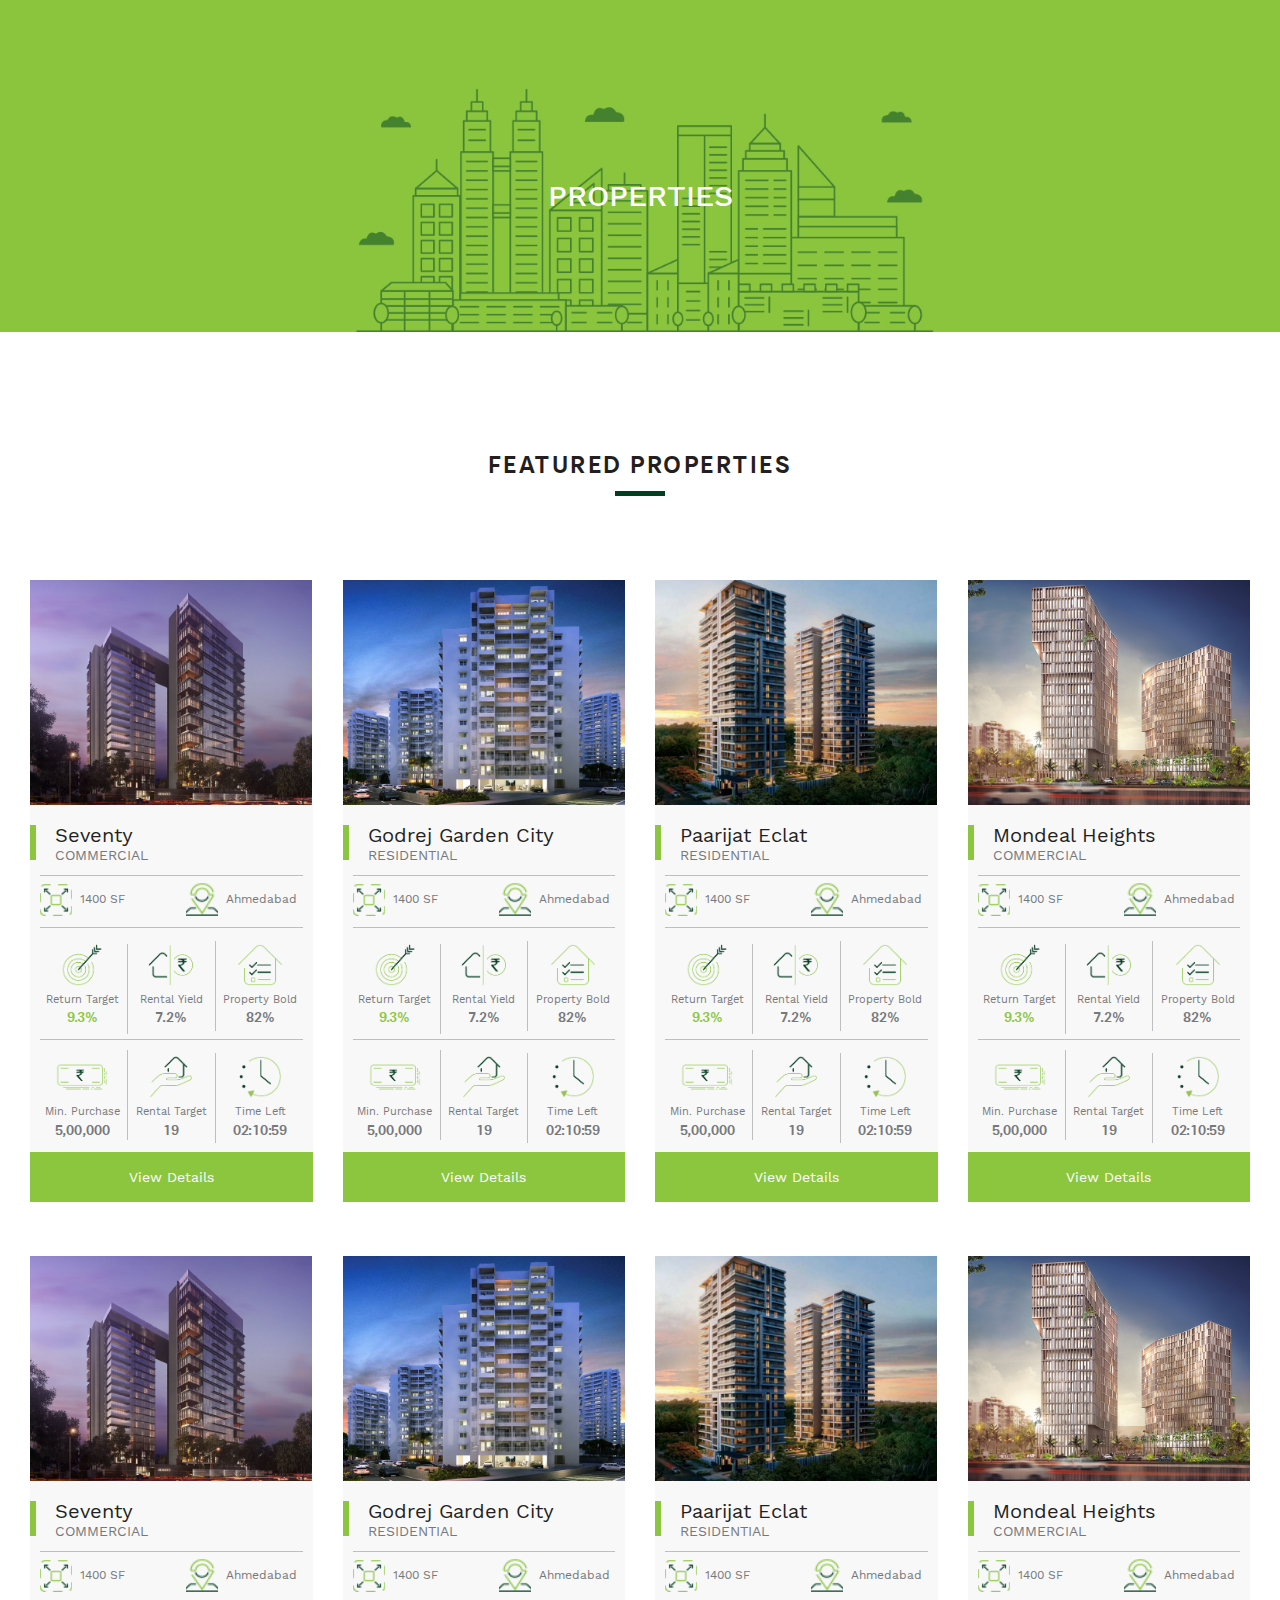
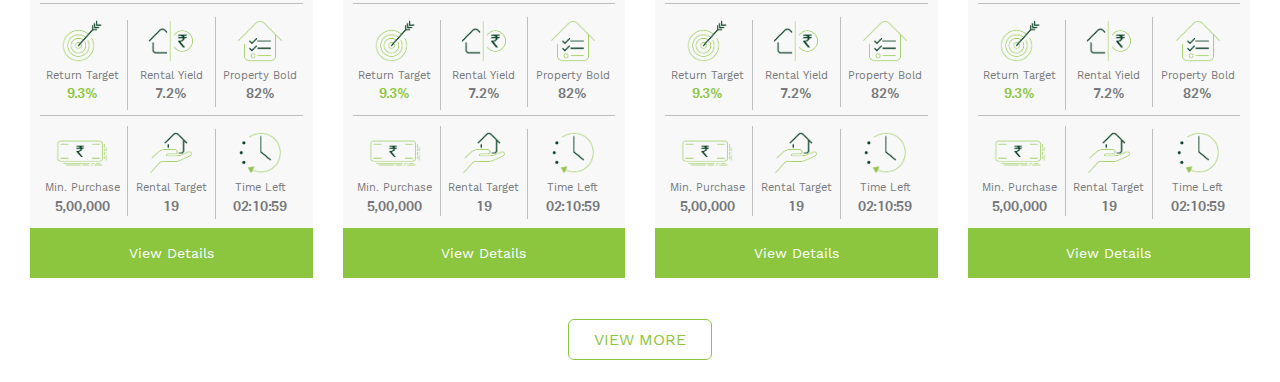
<file: properties.html>
<!doctype html>
<html lang="en">
<head>
<meta charset="utf-8">
<meta name="viewport" content="width=device-width, initial-scale=1, shrink-to-fit=no">
<link href="css/bootstrap.min.css" rel="stylesheet">
<link href="css/style.css" rel="stylesheet">
<link href="css/responsive.css" rel="stylesheet">
<!-- Font Awesome CSS-->
<link rel="stylesheet" href="font-awesome/css/fontawesome-all.min.css">
<!--[if lt IE 9]>
<script src="https://oss.maxcdn.com/html5shiv/3.7.3/html5shiv.min.js"></script>
<script src="https://oss.maxcdn.com/respond/1.4.2/respond.min.js"></script>
<![endif]-->
<meta name="description" content="">
<meta name="author" content="">
<meta name="generator" content="">
<title>Terrafol - Properties</title>
</head>
<body>
<div class="wrapper">
  <section class="aboutbanner">
    <div class="container-fluid">
      <div class="banner-caption">
        <h1>Properties</h1>
      </div>
    </div>
  </section>
  <section class="section property-detail">
    <div class="container-fluid">
      <div class="section-title">
        <h2>Featured Properties</h2>
      </div>
      <div class="col-12">
        <div class="tab-content">
          <div id="fractional" class="tab-pane fade active show"><br>
            <div class="row">
              <div class="proprty-card col-12 col-md-6 col-xl-3 col-lg-3">
                <div class="single-proprty-card">
                  <div class="single-proprty-image"> <img src="img/property/property_1.jpg" class="img-fluid"> </div>
                  <div class="single-proprty-text">
                    <div class="single-proprty-text-1"> Seventy<span>Commercial</span> </div>
                    <div class="single-proprty-text-2">
                      <div class="single-proprty-text-22"> <span class="propert-area"></span>
                        <div>1400 SF</div>
                      </div>
                      <div class="single-proprty-text-21"> <span class="propert-map"></span>
                        <div>Ahmedabad</div>
                      </div>
                    </div>
                    <div class="single-proprty-text-bottom">
                      <div class="coloum1"> <img src="img/property/terrafolio_return-target.png"><br>
                        <div>Return Target </div>
                        <span>9.3%</span> </div>
                      <div class="coloum2"> <img src="img/property/terrafolio_rental-yield.png"><br>
                        <div >Rental Yield </div>
                        <span>7.2%</span> </div>
                      <div class="coloum3"> <img src="img/property/terrafolio_property-sold.png"><br>
                        <div >Property Bold</div>
                        <span>82%</span> </div>
                    </div>
                    <div class="single-proprty-text-bottom">
                      <div class="coloum4"> <img src="img/property/terrafolio_min-purchase.png"><br>
                        <div>Min. Purchase </div>
                        <span>5,00,000</span> </div>
                      <div class="coloum5"> <img src="img/property/terrafolio_purchases-made.png"><br>
                        <div>Rental Target </div>
                        <span>19</span> </div>
                      <div class="coloum6"> <img src="img/property/terrafolio_time.png"><br>
                        <div>Time Left </div>
                        <span>02:10:59</span> </div>
                    </div>
                  </div>
                  <div class="single-proprty-text-button"> <a href="#">View Details</a> </div>
                </div>
              </div>
              <div class="proprty-card col-12 col-md-6 col-xl-3 col-lg-3">
                <div class="single-proprty-card">
                  <div class="single-proprty-image"> <img src="img/property/property_2.jpg" class="img-fluid"> </div>
                  <div class="single-proprty-text">
                    <div class="single-proprty-text-1"> Godrej Garden City<span>RESIDENTIAL</span> </div>
                    <div class="single-proprty-text-2">
                      <div class="single-proprty-text-22"> <span class="propert-area"></span>
                        <div>1400 SF</div>
                      </div>
                      <div class="single-proprty-text-21"> <span class="propert-map"></span>
                        <div>Ahmedabad</div>
                      </div>
                    </div>
                    <div class="single-proprty-text-bottom">
                      <div class="coloum1"> <img src="img/property/terrafolio_return-target.png"><br>
                        <div>Return Target </div>
                        <span>9.3%</span> </div>
                      <div class="coloum2"> <img src="img/property/terrafolio_rental-yield.png"><br>
                        <div >Rental Yield </div>
                        <span>7.2%</span> </div>
                      <div class="coloum3"> <img src="img/property/terrafolio_property-sold.png"><br>
                        <div >Property Bold</div>
                        <span>82%</span> </div>
                    </div>
                    <div class="single-proprty-text-bottom">
                      <div class="coloum4"> <img src="img/property/terrafolio_min-purchase.png"><br>
                        <div>Min. Purchase </div>
                        <span>5,00,000</span> </div>
                      <div class="coloum5"> <img src="img/property/terrafolio_purchases-made.png"><br>
                        <div>Rental Target </div>
                        <span>19</span> </div>
                      <div class="coloum6"> <img src="img/property/terrafolio_time.png"><br>
                        <div>Time Left </div>
                        <span>02:10:59</span> </div>
                    </div>
                  </div>
                  <div class="single-proprty-text-button"> <a href="#">View Details</a> </div>
                </div>
              </div>
              <div class="proprty-card col-12 col-md-6 col-xl-3 col-lg-3">
                <div class="single-proprty-card">
                  <div class="single-proprty-image"> <img src="img/property/property_3.jpg" class="img-fluid"> </div>
                  <div class="single-proprty-text">
                    <div class="single-proprty-text-1"> Paarijat Eclat<span>RESIDENTIAL</span> </div>
                    <div class="single-proprty-text-2">
                      <div class="single-proprty-text-22"> <span class="propert-area"></span>
                        <div>1400 SF</div>
                      </div>
                      <div class="single-proprty-text-21"> <span class="propert-map"></span>
                        <div>Ahmedabad</div>
                      </div>
                    </div>
                    <div class="single-proprty-text-bottom">
                      <div class="coloum1"> <img src="img/property/terrafolio_return-target.png"><br>
                        <div>Return Target </div>
                        <span>9.3%</span> </div>
                      <div class="coloum2"> <img src="img/property/terrafolio_rental-yield.png"><br>
                        <div >Rental Yield </div>
                        <span>7.2%</span> </div>
                      <div class="coloum3"> <img src="img/property/terrafolio_property-sold.png"><br>
                        <div >Property Bold</div>
                        <span>82%</span> </div>
                    </div>
                    <div class="single-proprty-text-bottom">
                      <div class="coloum4"> <img src="img/property/terrafolio_min-purchase.png"><br>
                        <div>Min. Purchase </div>
                        <span>5,00,000</span> </div>
                      <div class="coloum5"> <img src="img/property/terrafolio_purchases-made.png"><br>
                        <div>Rental Target </div>
                        <span>19</span> </div>
                      <div class="coloum6"> <img src="img/property/terrafolio_time.png"><br>
                        <div>Time Left </div>
                        <span>02:10:59</span> </div>
                    </div>
                  </div>
                  <div class="single-proprty-text-button"> <a href="#">View Details</a> </div>
                </div>
              </div>
              <div class="proprty-card col-12 col-md-6 col-xl-3 col-lg-3">
                <div class="single-proprty-card">
                  <div class="single-proprty-image"> <img src="img/property/property_4.jpg" class="img-fluid"> </div>
                  <div class="single-proprty-text">
                    <div class="single-proprty-text-1"> Mondeal Heights<span>COMMERCIAL</span> </div>
                    <div class="single-proprty-text-2">
                      <div class="single-proprty-text-22"> <span class="propert-area"></span>
                        <div>1400 SF</div>
                      </div>
                      <div class="single-proprty-text-21"> <span class="propert-map"></span>
                        <div>Ahmedabad</div>
                      </div>
                    </div>
                    <div class="single-proprty-text-bottom">
                      <div class="coloum1"> <img src="img/property/terrafolio_return-target.png"><br>
                        <div>Return Target </div>
                        <span>9.3%</span> </div>
                      <div class="coloum2"> <img src="img/property/terrafolio_rental-yield.png"><br>
                        <div >Rental Yield </div>
                        <span>7.2%</span> </div>
                      <div class="coloum3"> <img src="img/property/terrafolio_property-sold.png"><br>
                        <div >Property Bold</div>
                        <span>82%</span> </div>
                    </div>
                    <div class="single-proprty-text-bottom">
                      <div class="coloum4"> <img src="img/property/terrafolio_min-purchase.png"><br>
                        <div>Min. Purchase </div>
                        <span>5,00,000</span> </div>
                      <div class="coloum5"> <img src="img/property/terrafolio_purchases-made.png"><br>
                        <div>Rental Target </div>
                        <span>19</span> </div>
                      <div class="coloum6"> <img src="img/property/terrafolio_time.png"><br>
                        <div>Time Left </div>
                        <span>02:10:59</span> </div>
                    </div>
                  </div>
                  <div class="single-proprty-text-button"> <a href="#">View Details</a> </div>
                </div>
              </div>
            </div>
          </div>
        </div>
      </div>
      <div class="col-12">
        <div class="tab-content">
          <div id="fractional" class="tab-pane fade active show"><br>
            <div class="row">
              <div class="proprty-card col-12 col-md-6 col-xl-3 col-lg-3">
                <div class="single-proprty-card">
                  <div class="single-proprty-image"> <img src="img/property/property_1.jpg" class="img-fluid"> </div>
                  <div class="single-proprty-text">
                    <div class="single-proprty-text-1"> Seventy<span>Commercial</span> </div>
                    <div class="single-proprty-text-2">
                      <div class="single-proprty-text-22"> <span class="propert-area"></span>
                        <div>1400 SF</div>
                      </div>
                      <div class="single-proprty-text-21"> <span class="propert-map"></span>
                        <div>Ahmedabad</div>
                      </div>
                    </div>
                    <div class="single-proprty-text-bottom">
                      <div class="coloum1"> <img src="img/property/terrafolio_return-target.png"><br>
                        <div>Return Target </div>
                        <span>9.3%</span> </div>
                      <div class="coloum2"> <img src="img/property/terrafolio_rental-yield.png"><br>
                        <div >Rental Yield </div>
                        <span>7.2%</span> </div>
                      <div class="coloum3"> <img src="img/property/terrafolio_property-sold.png"><br>
                        <div >Property Bold</div>
                        <span>82%</span> </div>
                    </div>
                    <div class="single-proprty-text-bottom">
                      <div class="coloum4"> <img src="img/property/terrafolio_min-purchase.png"><br>
                        <div>Min. Purchase </div>
                        <span>5,00,000</span> </div>
                      <div class="coloum5"> <img src="img/property/terrafolio_purchases-made.png"><br>
                        <div>Rental Target </div>
                        <span>19</span> </div>
                      <div class="coloum6"> <img src="img/property/terrafolio_time.png"><br>
                        <div>Time Left </div>
                        <span>02:10:59</span> </div>
                    </div>
                  </div>
                  <div class="single-proprty-text-button"> <a href="#">View Details</a> </div>
                </div>
              </div>
              <div class="proprty-card col-12 col-md-6 col-xl-3 col-lg-3">
                <div class="single-proprty-card">
                  <div class="single-proprty-image"> <img src="img/property/property_2.jpg" class="img-fluid"> </div>
                  <div class="single-proprty-text">
                    <div class="single-proprty-text-1"> Godrej Garden City<span>RESIDENTIAL</span> </div>
                    <div class="single-proprty-text-2">
                      <div class="single-proprty-text-22"> <span class="propert-area"></span>
                        <div>1400 SF</div>
                      </div>
                      <div class="single-proprty-text-21"> <span class="propert-map"></span>
                        <div>Ahmedabad</div>
                      </div>
                    </div>
                    <div class="single-proprty-text-bottom">
                      <div class="coloum1"> <img src="img/property/terrafolio_return-target.png"><br>
                        <div>Return Target </div>
                        <span>9.3%</span> </div>
                      <div class="coloum2"> <img src="img/property/terrafolio_rental-yield.png"><br>
                        <div >Rental Yield </div>
                        <span>7.2%</span> </div>
                      <div class="coloum3"> <img src="img/property/terrafolio_property-sold.png"><br>
                        <div >Property Bold</div>
                        <span>82%</span> </div>
                    </div>
                    <div class="single-proprty-text-bottom">
                      <div class="coloum4"> <img src="img/property/terrafolio_min-purchase.png"><br>
                        <div>Min. Purchase </div>
                        <span>5,00,000</span> </div>
                      <div class="coloum5"> <img src="img/property/terrafolio_purchases-made.png"><br>
                        <div>Rental Target </div>
                        <span>19</span> </div>
                      <div class="coloum6"> <img src="img/property/terrafolio_time.png"><br>
                        <div>Time Left </div>
                        <span>02:10:59</span> </div>
                    </div>
                  </div>
                  <div class="single-proprty-text-button"> <a href="#">View Details</a> </div>
                </div>
              </div>
              <div class="proprty-card col-12 col-md-6 col-xl-3 col-lg-3">
                <div class="single-proprty-card">
                  <div class="single-proprty-image"> <img src="img/property/property_3.jpg" class="img-fluid"> </div>
                  <div class="single-proprty-text">
                    <div class="single-proprty-text-1"> Paarijat Eclat<span>RESIDENTIAL</span> </div>
                    <div class="single-proprty-text-2">
                      <div class="single-proprty-text-22"> <span class="propert-area"></span>
                        <div>1400 SF</div>
                      </div>
                      <div class="single-proprty-text-21"> <span class="propert-map"></span>
                        <div>Ahmedabad</div>
                      </div>
                    </div>
                    <div class="single-proprty-text-bottom">
                      <div class="coloum1"> <img src="img/property/terrafolio_return-target.png"><br>
                        <div>Return Target </div>
                        <span>9.3%</span> </div>
                      <div class="coloum2"> <img src="img/property/terrafolio_rental-yield.png"><br>
                        <div >Rental Yield </div>
                        <span>7.2%</span> </div>
                      <div class="coloum3"> <img src="img/property/terrafolio_property-sold.png"><br>
                        <div >Property Bold</div>
                        <span>82%</span> </div>
                    </div>
                    <div class="single-proprty-text-bottom">
                      <div class="coloum4"> <img src="img/property/terrafolio_min-purchase.png"><br>
                        <div>Min. Purchase </div>
                        <span>5,00,000</span> </div>
                      <div class="coloum5"> <img src="img/property/terrafolio_purchases-made.png"><br>
                        <div>Rental Target </div>
                        <span>19</span> </div>
                      <div class="coloum6"> <img src="img/property/terrafolio_time.png"><br>
                        <div>Time Left </div>
                        <span>02:10:59</span> </div>
                    </div>
                  </div>
                  <div class="single-proprty-text-button"> <a href="#">View Details</a> </div>
                </div>
              </div>
              <div class="proprty-card col-12 col-md-6 col-xl-3 col-lg-3">
                <div class="single-proprty-card">
                  <div class="single-proprty-image"> <img src="img/property/property_4.jpg" class="img-fluid"> </div>
                  <div class="single-proprty-text">
                    <div class="single-proprty-text-1"> Mondeal Heights<span>COMMERCIAL</span> </div>
                    <div class="single-proprty-text-2">
                      <div class="single-proprty-text-22"> <span class="propert-area"></span>
                        <div>1400 SF</div>
                      </div>
                      <div class="single-proprty-text-21"> <span class="propert-map"></span>
                        <div>Ahmedabad</div>
                      </div>
                    </div>
                    <div class="single-proprty-text-bottom">
                      <div class="coloum1"> <img src="img/property/terrafolio_return-target.png"><br>
                        <div>Return Target </div>
                        <span>9.3%</span> </div>
                      <div class="coloum2"> <img src="img/property/terrafolio_rental-yield.png"><br>
                        <div >Rental Yield </div>
                        <span>7.2%</span> </div>
                      <div class="coloum3"> <img src="img/property/terrafolio_property-sold.png"><br>
                        <div >Property Bold</div>
                        <span>82%</span> </div>
                    </div>
                    <div class="single-proprty-text-bottom">
                      <div class="coloum4"> <img src="img/property/terrafolio_min-purchase.png"><br>
                        <div>Min. Purchase </div>
                        <span>5,00,000</span> </div>
                      <div class="coloum5"> <img src="img/property/terrafolio_purchases-made.png"><br>
                        <div>Rental Target </div>
                        <span>19</span> </div>
                      <div class="coloum6"> <img src="img/property/terrafolio_time.png"><br>
                        <div>Time Left </div>
                        <span>02:10:59</span> </div>
                    </div>
                  </div>
                  <div class="single-proprty-text-button"> <a href="#">View Details</a> </div>
                </div>
              </div>
            </div>
          </div>
        </div>
      </div>
      <div class="col-12">
        <div class="text-center view-more"> <a href="properties.php">View More</a> </div>
      </div>
    </div>
  </section>
</div>
<script src="js/jquery-3.3.1.min.js"></script> 
<script src="js/bootstrap.min.js"></script>
</body>
</html>
</file>
<file: css/responsive.css>
@media only screen and (max-width: 767px) {
.single-proprty-image img.img-responsive {
	width: 100%;
}
.property-detail .single-proprty-text .single-proprty-text-bottom .coloum2:before {
	left: 132px;
}
.property-detail .single-proprty-text .single-proprty-text-bottom .coloum2:after {
	top: 56%;
	right: 140px;
}
.property-detail .single-proprty-text .single-proprty-text-bottom .coloum5:before {
	left: 132px;
}
.property-detail .single-proprty-text .single-proprty-text-bottom .coloum5:after {
	top: 72%;
	right: 140px;
}
.single-proprty-card {
	margin-bottom: 46px;
}
.property-detail .single-proprty-text .single-proprty-text-bottom .coloum1 {
	width: 33%;
}
.property-detail .single-proprty-text .single-proprty-text-bottom .coloum2 {
	width: 33%;
}
.property-detail .single-proprty-text .single-proprty-text-bottom .coloum3 {
	width: 33%;
}
.property-detail .single-proprty-text .single-proprty-text-bottom .coloum4 {
	width: 33%;
}
.property-detail .single-proprty-text .single-proprty-text-bottom .coloum5 {
	width: 33%;
}
.property-detail .single-proprty-text .single-proprty-text-bottom .coloum6 {
	width: 33%;
}
.aboutustoptext .col-12 {
	width: 100%;
}
.aboutusmiddletext .col-12 {
	width: 100%;
}
.aboutusmiddletext .whychoosesinglebox {
	margin: 0;
}
.whychoosesinglebox1::after, .whychoosesinglebox1::before, .whychoosesinglebox2::before, .whychoosesinglebox2::after, .whychoosesinglebox3::after, .whychoosesinglebox4::before, .whychoosesinglebox5::before {
	display: none;
}
.aboutusmiddletext .whychoosesinglebox p {
	margin-bottom: 0;
	padding-bottom: 0;
}
.aboutusmiddletext .whychoosesinglebox img {
	margin-top: 0;
}
.wrapper .banner .banner-caption .weblogo{
	top:25px;
}
.banner-caption .weblogo img{
	width:70% !important; 
}
.wrapper .banner .banner-caption .caption-title{
	padding: 10px 0;
	top: 40px;
}
.wrapper .banner .banner-caption .register-now{
	top:45px;
}
.whatwedo .col-12, .howitworks .col-12, .howitworks .nav-tabs, .whatarethefees .col-12, .howitworkspage .col-12, .howitworksbgcolor .col-12, .howitworksbgcolor .col-12.selectionprocess {
    width: 100%;
}
.howitworks .nav-tabs .nav-item, .howitworksbgcolor .nav-tabs .nav-item{
	margin-bottom:20px;
}
.proprty-card {
	margin-bottom:20px;
}
.howitworkspage img {
    width: 100%;
}
#howItWorkProcess{
	display:none;
}
.howexit .col-md-1{
	text-align:center;
}
.howexit img{
	width:40%;
}
.selectionprocess .howitinner.nav-tabs .nav-item{
	width:100%;
	margin: 0px auto;
	margin-bottom:20px;
}
}
 @media only screen and (max-width: 600px) {
.single-proprty-text {
	width: 70%;
}
.property-detail .single-proprty-text .single-proprty-text-bottom .coloum2:after {
	right: 304px;
	top: 57.5%;
}
.property-detail .single-proprty-text .single-proprty-text-bottom .coloum5:after {
	right: 305px;
	top: 73%;
}
.property-detail .single-proprty-card .single-proprty-text-button {
	width: 70%;
}
}
 @media only screen and (max-width: 992px) {
.property-detail .single-proprty-text .single-proprty-text-22 div {
	font-size: 6px;
}
.property-detail .single-proprty-text .single-proprty-text-21 div {
	font-size: 9px;
}
.single-proprty-text-bottom {
	display: flex;
}
.property-detail .single-proprty-text .single-proprty-text-bottom .coloum2:before {
	left: 86px;
	margin-top: 8px;
}
.property-detail .single-proprty-text .single-proprty-text-bottom .coloum2:after {
	right: 94px;
	top: 51.5%;
}
.property-detail .single-proprty-text .single-proprty-text-bottom .coloum5:before {
	left: 86px;
}
.property-detail .single-proprty-text .single-proprty-text-bottom .coloum5:after {
	top: 71.5%;
	right: 94px;
}
.property-detail .single-proprty-text .single-proprty-text-1 {
	font-size: 16px;
}
.aboutustoptext .col-12 {
	width: 100%;
}
.aboutusmiddletext .col-12 {
	width: 100%;
}
.aboutusmiddletext .whychoosesinglebox{
	margin:0;
}
.aboutusmiddletext .whychoosesinglebox img{
	padding:0;
}
.whychoosesinglebox2::before, .whychoosesinglebox1::before{
	height:220px;
}
.aboutusbootomtext .textimonialDetail {
    width: 70%;
    padding-left: 15px;
    font-size: 16px;
	line-height: 16px;
    padding-top: 5px;
}
.aboutusbootomtext .textimonialDetail .maindetail span{
	font-size:13px;
}
.proprty-card {
	margin-bottom:30px;
}
.whatwedo .col-12, .howitworks .col-12, .whatarethefees .col-12, .faqtext .col-12, .howitworksbgcolor .col-12, .howitworksbgcolor .howitinner.nav-tabs, .howitworksbgcolor .col-12.selectionprocess  {
    width: 100%;
}
.howitworksbgcolor .howitinner.nav-tabs .nav-item{
	width:20%;
}
.howitworksbgcolor .howitinner.nav-tabs .nav-link{
	width:100% !important;
	font-size: 12px;
	padding:5px;
	line-height: 15px;
}
#howItWorkProcess{
	width:75%;
}
.howitworksbgcolor .col-12.selectionprocess .nav-item{
	width:20%;
}
.howitworksbgcolor .col-12.selectionprocess .nav-link{
	font-size:12px;
	width:100% !important;
	padding:5px;
	line-height:15px;
}
#selectionhowItWorkProcess{
	width:75%;
	margin-top: 0;
}
}
 @media only screen and (max-width: 1224px) {
.property-detail .single-proprty-text .single-proprty-text-1 {
	font-size: 17px;
}
.property-detail .single-proprty-text .single-proprty-text-22 div {
	font-size: 7px;
}
.property-detail .single-proprty-text .single-proprty-text-21 div {
	font-size: 9px;
}
.single-proprty-text-bottom {
	display: flex;
}
.property-detail .single-proprty-text .single-proprty-text-bottom .coloum5:before {
	left: 87px;
}
.property-detail .single-proprty-text .single-proprty-text-bottom .coloum5:after {
	right: 98px;
	top: 72%;
}
.property-detail .single-proprty-text .single-proprty-text-bottom .coloum2:after {
	right: 98px;
	top: 52%
}
.property-detail .single-proprty-text .single-proprty-text-bottom .coloum2:before {
	left: 87px;
	margin-top: 7px;
}
.aboutustoptext .col-12 {
	width: 100%;
}
.aboutusmiddletext .col-12, .faqtext .col-12, .howitworkspage .col-12 {
	width: 100%;
}
.aboutusmiddletext .whychoosesinglebox{
	margin:0;
}
}
	/*@media only screen and (max-width: 1920px) {
		.property-detail .single-proprty-text .single-proprty-text-bottom .coloum2:before{
			left: 132px;
			top: 60.5%;
		}
		.property-detail .single-proprty-text .single-proprty-text-bottom .coloum2:after{
			right: 132px;
			top: 60.5%;
		}
		.property-detail .single-proprty-text .single-proprty-text-bottom .coloum5:before{
			left:132px;
		}
		.property-detail .single-proprty-text .single-proprty-text-bottom .coloum5:after{
			right:132px;
			top: 77.5%
		}
		.property-detail .single-proprty-text .single-proprty-text-21{
			margin-left: 71px;
		}
	}*/
	
@media only screen and (min-width : 1400px) and (max-width: 1460px) {
.property-detail .single-proprty-text .single-proprty-text-bottom .coloum2:after {
	top: 58.5%;
	right: 124px;
}
.property-detail .single-proprty-text .single-proprty-text-bottom .coloum5:after {
	top: 76.2%;
	right: 124px;
}
.property-detail .single-proprty-text .single-proprty-text-bottom .coloum2:before {
	left: 124px;
}
.property-detail .single-proprty-text .single-proprty-text-bottom .coloum5:before {
	left: 124px;
}
#howItWorkProcess {
    width: 75%;
}
#selectionhowItWorkProcess {
    width: 75%;
}
}
 @media only screen and (max-width: 1280px) {
.property-detail .single-proprty-text .single-proprty-text-bottom .coloum2:before {
	left: 112px;
	top: 58.5%;
}
.property-detail .single-proprty-text .single-proprty-text-bottom .coloum5:before {
	left: 112px;
}
.property-detail .single-proprty-text .single-proprty-text-bottom .coloum2:after {
	top: 58%;
	right: 112px;
}
.property-detail .single-proprty-text .single-proprty-text-bottom .coloum5::after {
	top: 76%;
	right: 112px;
}
.howitworksbgcolor .col-12{
	width:100%;
}
}
 @media only screen and (min-width : 1500px) and (max-width: 1600px) {
.property-detail .single-proprty-text .single-proprty-text-bottom .coloum2:after {
	right: 140px;
	top: 61.2%;
}
.property-detail .single-proprty-text .single-proprty-text-bottom .coloum2:before {
	left: 140px;
}
.property-detail .single-proprty-text .single-proprty-text-bottom .coloum5:before {
	left: 140px;
}
.property-detail .single-proprty-text .single-proprty-text-bottom .coloum5:after {
	right: 140px;
	top: 78%;
}
}
 @media only screen and (min-width : 320px) and (max-width: 360px) {
.single-proprty-text {
	width: 100%;
}
.property-detail .single-proprty-card .single-proprty-text-button {
	width: 100%;
}
.property-detail .single-proprty-text .single-proprty-text-bottom .coloum1 {
	width: 33%;
}
.property-detail .single-proprty-text .single-proprty-text-bottom .coloum2 {
	width: 33%;
}
.property-detail .single-proprty-text .single-proprty-text-bottom .coloum3 {
	width: 33%;
}
.property-detail .single-proprty-text .single-proprty-text-bottom .coloum4 {
	width: 33%;
}
.property-detail .single-proprty-text .single-proprty-text-bottom .coloum5 {
	width: 33%;
}
.property-detail .single-proprty-text .single-proprty-text-bottom .coloum6 {
	width: 33%;
}
.property-detail .single-proprty-text .single-proprty-text-bottom .coloum2::before {
	left: 104px;
	top: 51%;
}
.property-detail .single-proprty-text .single-proprty-text-bottom .coloum2::after {
	top: 52%;
	right: 107px;
}
.property-detail .single-proprty-text .single-proprty-text-bottom .coloum5::before {
	left: 105px;
}
.property-detail .single-proprty-text .single-proprty-text-bottom .coloum5::after {
	top: 69.5%;
	right: 106px;
}
.howitworks .nav-tabs .nav-item, .howitworksbgcolor .nav-tabs .nav-item{
	margin-bottom:20px;
}
.proprty-card {
	margin-bottom:20px;
}
.howitworkspage img {
    width: 100%;
}
#howItWorkProcess, #selectionhowItWorkProcess{
	display:none;
}
.howexit .col-md-1{
	text-align:center;
}
.howexit img{
	width:40%;
}
.selectionprocess .howitinner.nav-tabs .nav-item{
	width:100%;
	margin: 0px auto;
	margin-bottom:20px;
}
.howitworksbgcolor .howitinner.nav-tabs .nav-item {
    width: 100%;
}
}
@media only screen and (min-width : 360px) and (max-width: 370px) {
.single-proprty-text {
	width: 100%;
}
.property-detail .single-proprty-card .single-proprty-text-button {
	width: 100%;
}
.property-detail .single-proprty-text .single-proprty-text-bottom .coloum2::before {
	left: 115px;
	top: 53.5%;
}
.property-detail .single-proprty-text .single-proprty-text-bottom .coloum2::after {
	top: 54.5%;
	right: 120px;
}
.property-detail .single-proprty-text .single-proprty-text-bottom .coloum5::before {
	left: 115px;
	top: 71%;
}
.property-detail .single-proprty-text .single-proprty-text-bottom .coloum5::after {
	top: 71%;
	right: 120px;
}
.howitworks .nav-tabs .nav-item, .howitworksbgcolor .nav-tabs .nav-item{
	margin-bottom:20px;
}
.proprty-card {
	margin-bottom:20px;
}
.howitworkspage img {
    width: 100%;
}
#howItWorkProcess{
	display:none;
}
.howexit .col-md-1{
	text-align:center;
}
.howexit img{
	width:40%;
}
.selectionprocess .howitinner.nav-tabs .nav-item{
	width:100%;
	margin: 0px auto;
	margin-bottom:20px;
}
.howitworksbgcolor .howitinner.nav-tabs .nav-item {
    width: 45%;
	margin: 0px auto;
}
.howitworksbgcolor .howitinner.nav-tabs .nav-item .nav-link img {
    width: 30%;
    margin-bottom: 0px;
}
.howitworksbgcolor .tab-content #ownership .howitinner{
	margin-top:15px;
}
.howitworksbgcolor .selectionprocess .howitinner{
	margin-top:25px;
}
}
@media only screen and (min-width : 371px) and (max-width: 400px) {
.single-proprty-text {
	width: 100%;
}
.property-detail .single-proprty-card .single-proprty-text-button {
	width: 100%;
}
.property-detail .single-proprty-text .single-proprty-text-bottom .coloum2::before {
	left: 120px;
	top: 54.8%;
}
.property-detail .single-proprty-text .single-proprty-text-bottom .coloum2::after {
	right: 132px;
	top: 56%;
}
.property-detail .single-proprty-text .single-proprty-text-bottom .coloum5::before {
	left: 120px;
	top: 71.5%;
}
.property-detail .single-proprty-text .single-proprty-text-bottom .coloum5::after {
	right: 132px;
	top: 71.5%;
}
}
@media only screen and (min-width : 401px) and (max-width: 420px) {
.single-proprty-text {
	width: 100%;
}
.property-detail .single-proprty-card .single-proprty-text-button {
	width: 100%;
}
.property-detail .single-proprty-text .single-proprty-text-bottom .coloum2::before {
	left: 130px;
	top: 56%;
}
.property-detail .single-proprty-text .single-proprty-text-bottom .coloum2::after {
	right: 140px;
	top: 57%;
}
.property-detail .single-proprty-text .single-proprty-text-bottom .coloum5::before {
	left: 130px;
	top: 73%;
}
.property-detail .single-proprty-text .single-proprty-text-bottom .coloum5::after {
	right: 140px;
	top: 73%;
}
.howitworksbgcolor .howitinner.nav-tabs .nav-item{
	margin:0 5px;
	float:left;
	width: 22%;
}
#howItWorkProcess, #selectionhowItWorkProcess{
	display:none;
}
howitworksbgcolor .col-12.selectionprocess .nav-item {
    width: 22%;
	float:left;
}
.howexit img {
    width: 15%;
}
}
@media only screen and (min-width : 421px) and (max-width: 480px) {
.single-proprty-text {
	width: 100%;
}
.property-detail .single-proprty-card .single-proprty-text-button {
	width: 100%;
}
.property-detail .single-proprty-text .single-proprty-text-bottom .coloum2::before {
	left: 130px;
	top: 56%;
}
.property-detail .single-proprty-text .single-proprty-text-bottom .coloum2::after {
	right: 140px;
	top: 57%;
}
.property-detail .single-proprty-text .single-proprty-text-bottom .coloum5::before {
	left: 130px;
	top: 72.5%;
}
.property-detail .single-proprty-text .single-proprty-text-bottom .coloum5::after {
	right: 140px;
	top: 72.5%;
}
}
@media only screen and (min-width : 581px) and (max-width: 620px) {
.single-proprty-text {
	width: 100%;
}
.property-detail .single-proprty-card .single-proprty-image img {
	width: 100%;
}
.property-detail .single-proprty-card .single-proprty-text-button {
	width: 100%;
}
.property-detail .single-proprty-text .single-proprty-text-bottom .coloum2::before {
	left: 130px;
	top: 56%;
}
.property-detail .single-proprty-text .single-proprty-text-bottom .coloum2::after {
	right: 140px;
	top: 57%;
}
.property-detail .single-proprty-text .single-proprty-text-bottom .coloum5::before {
	left: 130px;
	top: 72.5%;
}
.property-detail .single-proprty-text .single-proprty-text-bottom .coloum5::after {
	right: 140px;
	top: 72.5%;
}
.property-detail .single-proprty-text .single-proprty-text-bottom .coloum2::before {
	left: 175px;
	top: 64%;
}
.property-detail .single-proprty-text .single-proprty-text-bottom .coloum2::after {
	right: 185px;
	top: 64.5%;
}
.property-detail .single-proprty-text .single-proprty-text-bottom .coloum5::before {
	left: 175px;
	top: 77.5%;
}
.property-detail .single-proprty-text .single-proprty-text-bottom .coloum5::after {
	right: 185px;
	top: 77.5%;
}
.howitworksbgcolor .howitinner.nav-tabs .nav-item {
	margin: 0 5px;
	width: 23%;
	float: left;
}
.howexit img {
    width: 15%;
}
#howItWorkProcess{
	display:block;
}
}
@media only screen and (min-width : 768px) and (max-width: 800px) {
.property-detail .single-proprty-text .single-proprty-text-bottom .coloum1 {
	width: 33%;
}
.property-detail .single-proprty-text .single-proprty-text-bottom .coloum2 {
	width: 33%;
}
.property-detail .single-proprty-text .single-proprty-text-bottom .coloum3 {
	width: 33%;
}
.property-detail .single-proprty-text .single-proprty-text-bottom .coloum4 {
	width: 33%;
}
.property-detail .single-proprty-text .single-proprty-text-bottom .coloum5 {
	width: 33%;
}
.property-detail .single-proprty-text .single-proprty-text-bottom .coloum6 {
	width: 33%;
}
.property-detail .single-proprty-text .single-proprty-text-bottom .coloum2::before {
	left: 125px;
	top: 59.5%;
}
.property-detail .single-proprty-text .single-proprty-text-bottom .coloum2::after {
	top: 60.5%;
	right: 135px;
}
.property-detail .single-proprty-text .single-proprty-text-bottom .coloum5::before {
	left: 125px;
	top: 77.5%;
}
.property-detail .single-proprty-text .single-proprty-text-bottom .coloum5::after {
	top: 77.5%;
	right: 135px;
}
}
@media only screen and (min-width : 801px) and (max-width: 840px) {
.property-detail .single-proprty-text .single-proprty-text-bottom .coloum1 {
	width: 33%;
}
.property-detail .single-proprty-text .single-proprty-text-bottom .coloum2 {
	width: 33%;
}
.property-detail .single-proprty-text .single-proprty-text-bottom .coloum3 {
	width: 33%;
}
.property-detail .single-proprty-text .single-proprty-text-bottom .coloum4 {
	width: 33%;
}
.property-detail .single-proprty-text .single-proprty-text-bottom .coloum5 {
	width: 33%;
}
.property-detail .single-proprty-text .single-proprty-text-bottom .coloum6 {
	width: 33%;
}
.property-detail .single-proprty-text .single-proprty-text-bottom .coloum2::before {
	left: 135px;
	top: 58.5%;
}
.property-detail .single-proprty-text .single-proprty-text-bottom .coloum2::after {
	top: 59.5%;
	right: 145px;
}
.property-detail .single-proprty-text .single-proprty-text-bottom .coloum5::before {
	left: 135px;
	top: 74.5%;
}
.property-detail .single-proprty-text .single-proprty-text-bottom .coloum5::after {
	top: 74.5%;
	right: 145px;
}
.property-detail .single-proprty-card {
	margin-bottom: 30px;
}
}
@media only screen and (min-width : 981px) and (max-width: 1024px) {
.property-detail .single-proprty-text .single-proprty-text-bottom .coloum1 {
	width: 33%;
}
.property-detail .single-proprty-text .single-proprty-text-bottom .coloum2 {
	width: 33%;
}
.property-detail .single-proprty-text .single-proprty-text-bottom .coloum3 {
	width: 33%;
}
.property-detail .single-proprty-text .single-proprty-text-bottom .coloum4 {
	width: 33%;
}
.property-detail .single-proprty-text .single-proprty-text-bottom .coloum5 {
	width: 33%;
}
.property-detail .single-proprty-text .single-proprty-text-bottom .coloum6 {
	width: 33%;
}
.property-detail .single-proprty-text .single-proprty-text-bottom .coloum2::before {
	left: 89px;
	top: 51%;
}
.property-detail .single-proprty-text .single-proprty-text-bottom .coloum2::after {
	top: 52%;
	right: 90px;
}
.property-detail .single-proprty-text .single-proprty-text-bottom .coloum5::before {
	left: 89px;
	top: 72%;
}
.property-detail .single-proprty-text .single-proprty-text-bottom .coloum5::after {
	top: 72%;
	right: 90px;
}
#selectionhowItWorkProcess{
	width:75%;
	margin-top: 0;
}
#howItWorkProcess {
    width: 75%;
}
.howitworksbgcolor .col-12.selectionprocess{
	width:100%;
}
}
@media only screen and (min-width : 1200px) and (max-width: 1299px) {
	#selectionhowItWorkProcess{
		width:75%;
	}
	#howItWorkProcess{
		width:60%;
	}
}
@media only screen and (min-width : 1300px) and (max-width: 1370px) {
.property-detail .single-proprty-text .single-proprty-text-bottom .coloum2:before {
	left: 120px;
	top: 59%;
}
.property-detail .single-proprty-text .single-proprty-text-bottom .coloum2:after {
	top: 59%;
	right: 120px;
}
.property-detail .single-proprty-text .single-proprty-text-bottom .coloum5:before {
	left: 120px;
}
.property-detail .single-proprty-text .single-proprty-text-bottom .coloum5:after {
	top: 76%;
	right: 120px;
}
#howItWorkProcess {
    width: 75%;
}
#selectionhowItWorkProcess {
    width: 75%;
}
}
@media (min-width: 768px) {
.carousel-inner .active,  .carousel-inner .active + .carousel-item,  .carousel-inner .active + .carousel-item + .carousel-item,  .carousel-inner .active + .carousel-item + .carousel-item + .carousel-item {
	display: block;
}
.carousel-inner .carousel-item.active:not(.carousel-item-right):not(.carousel-item-left),  .carousel-inner .carousel-item.active:not(.carousel-item-right):not(.carousel-item-left) + .carousel-item,  .carousel-inner .carousel-item.active:not(.carousel-item-right):not(.carousel-item-left) + .carousel-item + .carousel-item,  .carousel-inner .carousel-item.active:not(.carousel-item-right):not(.carousel-item-left) + .carousel-item + .carousel-item + .carousel-item {
	transition: none;
}
.carousel-inner .carousel-item-next,  .carousel-inner .carousel-item-prev {
	position: relative;
	transform: translate3d(0, 0, 0);
}
.carousel-inner .active.carousel-item + .carousel-item + .carousel-item + .carousel-item + .carousel-item {
	position: absolute;
	top: 0;
	right: -33.33%;
	z-index: -1;
	display: block;
	visibility: visible;
}
.active.carousel-item-left + .carousel-item-next.carousel-item-left,  .carousel-item-next.carousel-item-left + .carousel-item,  .carousel-item-next.carousel-item-left + .carousel-item + .carousel-item,  .carousel-item-next.carousel-item-left + .carousel-item + .carousel-item + .carousel-item,  .carousel-item-next.carousel-item-left + .carousel-item + .carousel-item + .carousel-item + .carousel-item {
	position: relative;
	transform: translate3d(-100%, 0, 0);
	visibility: visible;
}
/* farthest right hidden item must be abso position for animations */
.carousel-inner .carousel-item-prev.carousel-item-right {
	position: absolute;
	top: 0;
	left: 0;
	z-index: -1;
	display: block;
	visibility: visible;
}
.active.carousel-item-right + .carousel-item-prev.carousel-item-right,  .carousel-item-prev.carousel-item-right + .carousel-item,  .carousel-item-prev.carousel-item-right + .carousel-item + .carousel-item,  .carousel-item-prev.carousel-item-right + .carousel-item + .carousel-item + .carousel-item,  .carousel-item-prev.carousel-item-right + .carousel-item + .carousel-item + .carousel-item + .carousel-item {
	position: relative;
	transform: translate3d(100%, 0, 0);
	visibility: visible;
	display: block;
	visibility: visible;
}
.carousel-inner .carousel-item.active, .carousel-inner .carousel-item-next, .carousel-inner .carousel-item-prev {
	display: flex;
}
.carousel-inner .carousel-item-right.active, .carousel-inner .carousel-item-next {
	transform: translateX(33%);
}
.carousel-inner .carousel-item-left.active, .carousel-inner .carousel-item-prev {
	transform: translateX(-33%);
}
.carousel-inner .carousel-item-right, .carousel-inner .carousel-item-left {
	transform: translateX(0);
}
}
</file>
<file: css/style.css>
@font-face {
	font-family: 'Font Awesome 5 Brands';
	font-style: normal;
	font-weight: normal;
	src: url("../font-awesome/webfonts/fa-brands-400.eot");
	src: url("../font-awesome/webfonts/fa-brands-400.eot?#iefix") format("embedded-opentype"), url("../font-awesome/webfonts/fa-brands-400.woff2") format("woff2"), url("../font-awesome/webfonts/fa-brands-400.woff") format("woff"), url("../font-awesome/webfonts/fa-brands-400.ttf") format("truetype"), url("../font-awesome/webfonts/fa-brands-400.svg#fontawesome") format("svg");
}
.fab {
	font-family: 'Font Awesome 5 Brands';
}
@font-face {
	font-family: 'Font Awesome 5 Brands';
	font-style: normal;
	font-weight: 400;
	src: url("../font-awesome/webfonts/fa-regular-400.eot");
	src: url("../font-awesome/webfonts/fa-regular-400.eot?#iefix") format("embedded-opentype"), url("../font-awesome/webfonts/fa-regular-400.woff2") format("woff2"), url("../font-awesome/webfonts/fa-regular-400.woff") format("woff"), url("../font-awesome/webfonts/fa-regular-400.ttf") format("truetype"), url("../font-awesome/webfonts/fa-regular-400.svg#fontawesome") format("svg");
}
@font-face {
	font-family: 'PaulGrotesk Sans';
	src: url('../fonts/PaulGrotesk-Thin.ttf') format('truetype');
	font-weight: 100;
	font-style: regular;
}
@font-face {
	font-family: 'PaulGrotesk Sans';
	src: url('../fonts/PaulGrotesk-ExtraLight.ttf') format('truetype');
	font-weight: 200;
	font-style: regular;
}
@font-face {
	font-family: 'PaulGrotesk Sans';
	src: url('../fonts/PaulGrotesk-Light.ttf') format('truetype');
	font-weight: 300;
	font-style: regular;
}
@font-face {
	font-family: 'PaulGrotesk Sans';
	src: url('../fonts/WorkSans-Regular.ttf') format('truetype');
	font-weight: 400;
	font-style: regular;
}
@font-face {
	font-family: 'PaulGrotesk Sans';
	src: url('../fonts/WorkSans-Medium.ttf') format('truetype');
	font-weight: 500;
	font-style: regular;
}
@font-face {
	font-family: 'PaulGrotesk Sans';
	src: url('../fonts/PaulGrotesk-SemiBold.ttf') format('truetype');
	font-weight: 600;
	font-style: regular;
}
@font-face {
	font-family: 'PaulGrotesk Sans';
	src: url('../fonts/PaulGrotesk-Bold.ttf') format('truetype');
	font-weight: 700;
	font-style: regular;
}
@font-face {
	font-family: 'PaulGrotesk Sans';
	src: url('../fonts/PaulGrotesk-ExtraBold.ttf') format('truetype');
	font-weight: 800;
	font-style: regular;
}
@font-face {
	font-family: 'PaulGrotesk Sans';
	src: url('../fonts/PaulGrotesk-Black.ttf') format('truetype');
	font-weight: 900;
	font-style: regular;
}
@font-face {
	font-family: 'PaulGrotesk Sans';
	src: url('../fonts/PaulGrotesk-ThinItalic.ttf') format('truetype');
	font-weight: 100;
	font-style: italic;
}
@font-face {
	font-family: 'PaulGrotesk Sans';
	src: url('../fonts/PaulGrotesk-ExtraLightItalic.ttf') format('truetype');
	font-weight: 200;
	font-style: italic;
}
@font-face {
	font-family: 'PaulGrotesk Sans';
	src: url('../fonts/PaulGrotesk-LightItalic.ttf') format('truetype');
	font-weight: 300;
	font-style: italic;
}
@font-face {
	font-family: 'PaulGrotesk Sans';
	src: url('../fonts/PaulGrotesk-Italic.ttf') format('truetype');
	font-weight: 400;
	font-style: italic;
}
@font-face {
	font-family: 'PaulGrotesk Sans';
	src: url('../fonts/PaulGrotesk-MediumItalic.ttf') format('truetype');
	font-weight: 500;
	font-style: italic;
}
@font-face {
	font-family: 'PaulGrotesk Sans';
	src: url('../fonts/PaulGrotesk-SemiBoldItalic.ttf') format('truetype');
	font-weight: 600;
	font-style: italic;
}
@font-face {
	font-family: 'PaulGrotesk Sans';
	src: url('../fonts/PaulGrotesk-BoldItalic.ttf') format('truetype');
	font-weight: 700;
	font-style: italic;
}
@font-face {
	font-family: 'PaulGrotesk Sans';
	src: url('../fonts/PaulGrotesk-ExtraBoldItalic.ttf') format('truetype');
	font-weight: 800;
	font-style: italic;
}
@font-face {
	font-family: 'PaulGrotesk Sans';
	src: url('../fonts/PaulGrotesk-BlackItalic.ttf') format('truetype');
	font-weight: 900;
	font-style: italic;
}
body {
	font-family: 'PaulGrotesk Sans';
}
.btn-info.focus, .btn-info:focus {
	box-shadow: none;
}
.btn.focus, .btn:focus {
	outline: 0;
	box-shadow: none;
}
.btn-info:not(:disabled):not(.disabled).active, .btn-info:not(:disabled):not(.disabled):active, .show>.btn-info.dropdown-toggle {
	color: inherit;
	background-color: inherit;
	border-color: inherit;
}
/***************************   Header   ********************************/
.header {
	min-height: 60px;
}
.header .navbar {
	padding: 0;
	background: #fff;
	box-shadow: 0px 0px 0px 1px #8d8e8d;
}
.header .navbar-nav {
	text-align: center;
	position: relative;
	margin: 0px auto;
}
.header #navbarSupportedContent .navbar-nav li>a {
	color: #004022;
	text-transform: uppercase;
	font-size: 16px;
	padding: 0 20px;
	line-height: 20px;
}
.header #navbarSupportedContent .navbar-nav li>a.active {
	color: #8cc63f;
	border-bottom: 1px solid #8cc63f;
}
.header .registernow {
	float: right;
	text-align: right;
	position: relative;
	color: #fff;
	text-transform: uppercase;
	text-decoration: none;
	font-size: 16px;
	background-color: #8cc63f;
	padding: 8px 12px;
	border-radius: 6px;
}
/***************************   Banner   ********************************/
.wrapper .banner {
	background-image: url("../img/Main_banner.jpg");
	height: 600px;
	background-position: center;
	background-size: cover;
}
.wrapper .banner .banner-caption {
	position: absolute;
	top: 0;
	bottom: 0;
	left: 0;
	right: 0;
	text-align: center;
}
.wrapper .banner .banner-caption .weblogo {
	position: relative;
	top: 66px;
	margin-bottom: 0px;
	display: block;
}
.wrapper .banner .banner-caption .caption-title {
	position: relative;
	padding: 12px 0;
	color: #636466;
	font-size: 26px;
	display: block;
	top: 80px;
	margin: 0;
}
.wrapper .banner .banner-caption .register-now {
	position: relative;
	background-color: #fff;
	color: #004022;
	font-size: 20px;
	width: 200px;
	border-radius: 6px;
	padding: 10px 0;
	text-align: center;
	text-transform: uppercase;
	text-decoration: none;
	display: block;
	top: 90px;
	margin: 0px auto;
}
.wrapper .banner .banner-caption a:hover {
	border: 1px solid #fff;
	background-color: transparent;
	color: #fff;
}
/***************************   Section   ********************************/
.wrapper .section {
	padding: 120px 0 10px 0;
}
.wrapper .section .section-title {
	text-align: center;/*margin-bottom: 65px;*/
}
.wrapper .section .section-title h2 {
	text-transform: uppercase;
	font-size: 24px;
	color: #231f20;
	letter-spacing: 2.5px;
	margin-bottom: 30px;
	font-weight: 600;
	font-family: PaulGrotesk sans;
}
.wrapper .section .section-title h2:after {
	content: "";
	display: block;
	border-bottom: 5px solid #004022;
	width: 50px;
	margin: 10px auto;
}
/***************************   Property   ********************************/
.property-detail .nav-tabs {
	border-bottom: 0;
	margin: 0px auto;
	width: 100%;
	display: inline-block;
	text-align: center;
}
.property-detail .nav-tabs .nav-item {
	margin-bottom: 0;
	text-align: center;
	position: relative;
	margin: 0 25px;
	display: inline-block;
}
.property-detail .nav-tabs .nav-item a {
	line-height: 30px;
}
.property-detail .nav-tabs .nav-item .nav-link {
	color: #636466;
	background-color: #fff;
	border-radius: 6px;
	width: 200px;
	height: 80px;
	-webkit-box-shadow: 0px 1px 1px 0px #e4dede;
	box-shadow: 0px 1px 1px 0px #e4dede;
}
.property-detail .nav-tabs .nav-item.show .nav-link, .property-detail .nav-tabs .nav-link.active {
	color: #fff;
	background-color: #8cc63f;
	border: 1px solid #8cc63f;
	border-radius: 6px;
	width: 200px;
	height: 80px;
	-webkit-box-shadow: 0px 1px 1px 0px #e4dede;
	box-shadow: 0px 1px 1px 0px #e4dede;
}
.property-detail .tab-content {
	padding-top: 30px;
}
.property-detail .single-proprty-text {
	background-color: #f8f8f9;
	padding: 10px 10px 0;
}
.property-detail .single-proprty-text .single-proprty-text-1 {
	color: #231f20;
	font-size: 20px;
	padding: 10px 15px;
	line-height: 20px;
}
.property-detail .single-proprty-text .single-proprty-text-1:before {
	content: "";
	display: block;
	border: 3px solid #8cc63f;
	width: 5px;
	position: absolute;
	left: 15px;
	height: 35px;
}
.property-detail .single-proprty-text .single-proprty-text-1 span {
	display: block;
	text-transform: uppercase;
	font-size: 14px;
	color: #77787b;
}
.property-detail .single-proprty-text .single-proprty-text-2 {
	font-size: 14px;
	color: #77787b;
	display: flex;
	border-top: 1px solid #bcbec0;
	padding-top: 6px;
}
/*.property-detail .single-proprty-text .single-proprty-text-2 .propert-type {
	background-image: url("../img/property/type.png");
	width: 32px;
	height: 35px;
	position: absolute;
	background-position: center;
	background-size: cover;
}
.property-detail .single-proprty-text .single-proprty-text-2 div {
	font-size: 14px;
	color: #77787b;
	margin-left: 50px;
	line-height: 35px;
}*/
.property-detail .single-proprty-text .single-proprty-text-22 {
	font-size: 14px;
	color: #77787b;
	margin-bottom: 10px;
	width: 50%;
	display: inline-block;
	float: left;
}
.property-detail .single-proprty-text .single-proprty-text-22 .propert-area {
	background-image: url("../img/property/area.png");
	width: 32px;
	height: 35px;
	position: absolute;
	background-position: center;
	background-size: cover;
}
.property-detail .single-proprty-text .single-proprty-text-22 div {
	font-size: 12px;
	color: #77787b;
	margin-left: 40px;
	line-height: 35px;
}
.property-detail .single-proprty-text .single-proprty-text-21 {
	font-size: 14px;
	color: #77787b;
	margin-bottom: 10px;
	width: 50%;
	display: inline-block;
	float: left;
	margin-left : 30px;
}
.property-detail .single-proprty-text .single-proprty-text-21 .propert-map {
	background-image: url("../img/property/map.png");
	width: 32px;
	height: 35px;
	position: absolute;
	background-position: center;
	background-size: cover;
}
.property-detail .single-proprty-text .single-proprty-text-21 div {
	font-size: 12px;
	color: #77787b;
	margin-left: 40px;
	line-height: 35px;
}
.property-detail .single-proprty-text .single-proprty-text-bottom {
	border-top: 1px solid #bcbec0;
	color: #77787b;
	font-size: 14px;
	padding: 10px 0;
}
.property-detail .single-proprty-text .single-proprty-text-bottom .coloum1 {
	width: 32%;
	display: inline-block;
	text-align: center;
}
.property-detail .single-proprty-text .single-proprty-text-bottom .coloum1 span {
	display: block;
	color: #8cc63f;
	font-size: 14px;
	font-weight: 600;
}
/***********************  monika*****************************/
.property-detail .single-proprty-text .single-proprty-text-bottom .coloum1 div {
	font-size: 11px;
}
.property-detail .single-proprty-text .single-proprty-text-bottom .coloum1 img {
	width: 54px;
}
.property-detail .single-proprty-text .single-proprty-text-bottom .coloum2 div {
	font-size: 11px;
}
.property-detail .single-proprty-text .single-proprty-text-bottom .coloum2 img {
	width: 54px;
}
.property-detail .single-proprty-text .single-proprty-text-bottom .coloum3 div {
	font-size: 11px;
}
.property-detail .single-proprty-text .single-proprty-text-bottom .coloum3 img {
	width: 54px;
}
.property-detail .single-proprty-text .single-proprty-text-bottom .coloum4 div {
	font-size: 11px;
}
.property-detail .single-proprty-text .single-proprty-text-bottom .coloum4 img {
	width: 54px;
}
.property-detail .single-proprty-text .single-proprty-text-bottom .coloum5 div {
	font-size: 11px;
}
.property-detail .single-proprty-text .single-proprty-text-bottom .coloum5 img {
	width: 54px;
}
.property-detail .single-proprty-text .single-proprty-text-bottom .coloum6 div {
	font-size: 11px;
}
.property-detail .single-proprty-text .single-proprty-text-bottom .coloum6 img {
	width: 54px;
}
/******************************monika end *************************/
.property-detail .single-proprty-text .single-proprty-text-bottom .coloum3 span {
	display: block;
	font-size: 14px;
	font-weight: 600;
}
.property-detail .single-proprty-text .single-proprty-text-bottom .coloum2 span {
	display: block;
	font-size: 14px;
	font-weight: 600;
}
.property-detail .single-proprty-text .single-proprty-text-bottom .coloum2 {
	width: 32%;
	display: inline-block;
	text-align: center;
}
.property-detail .single-proprty-text .single-proprty-text-bottom .coloum2:before {
	content: "";
	display: block;
	border-left: 1px solid #bcbec0;
	width: 1px;
	position: absolute;
	left: 130px;
	height: 90px;
}
.property-detail .single-proprty-text .single-proprty-text-bottom .coloum2:after {
	content: "";
	display: block;
	border-right: 1px solid #bcbec0;
	width: 1px;
	position: absolute;
	right: 130px;
    height: 90px;
    top: 60.5%;
}
.property-detail .single-proprty-text .single-proprty-text-bottom .coloum3 {
	width: 32%;
	display: inline-block;
	text-align: center;
}
.property-detail .single-proprty-text .single-proprty-text-bottom .coloum4 {
	width: 32%;
	display: inline-block;
	text-align: center;
}
.property-detail .single-proprty-text .single-proprty-text-bottom .coloum4 span {
	display: block;
	font-size: 14px;
	font-weight: 600;
}
.property-detail .single-proprty-text .single-proprty-text-bottom .coloum6 span {
	display: block;
	font-size: 14px;
	font-weight: 600;
}
.property-detail .single-proprty-text .single-proprty-text-bottom .coloum5 span {
	display: block;
	font-size: 14px;
	font-weight: 600;
}
.property-detail .single-proprty-text .single-proprty-text-bottom .coloum5 {
	width: 32%;
	display: inline-block;
	text-align: center;
}
.property-detail .single-proprty-text .single-proprty-text-bottom .coloum5:before {
	content: "";
	display: block;
	border-left: 1px solid #bcbec0;
	width: 1px;
	position: absolute;
	left: 130px;
	height: 90px;
}
.property-detail .single-proprty-text .single-proprty-text-bottom .coloum5:after {
	content: "";
	display: block;
	border-right: 1px solid #bcbec0;
	width: 1px;
	position: absolute;
	right: 130px;
	height: 90px;
	top: 77.5%;
}
.property-detail .single-proprty-text .single-proprty-text-bottom .coloum6 {
	width: 32%;
	display: inline-block;
	text-align: center;
}
.property-detail .single-proprty-card .single-proprty-text-button {
	width: 100%;
	position: relative;
	display: block;
	background-color: #8cc63f;
	text-align: center;
}
.property-detail .single-proprty-card .single-proprty-text-button a {
	color: #fff;
	text-decoration: none;
	line-height: 50px;
	font-size: 14px;
}
.property-detail .view-all {
	margin: 50px 0 20px;
}
.property-detail .view-all a {
	color: #fff;
	background-color: #004022;
	text-transform: uppercase;
	padding: 10px 25px;
}
.property-detail .view-more {
	margin: 50px 0 20px;
}
.property-detail .view-more a {
	color: #8cc63f;
	background-color: #fff;
	text-transform: uppercase;
	padding: 10px 25px;
	border-radius: 6px;
	border: 1px solid #8cc63f;
}
/***************************   What We Do   ********************************/
.whatwedo .col-12 {
	width: 75%;
	margin: 0px auto;
	text-align: center;
}
.whatwedo h3 {
	color: #231f20;
	font-size: 20px;
	font-weight: 600;
	letter-spacing: 2px;
	line-height: 32px;
	margin-bottom: 30px;
}
.whatwedo p {
	font-size: 14px;
	color: #77787b;
	margin-bottom: 20px;
}
.whatwedo img {
	margin-bottom: 40px;
}
/***************************   How It Work   ********************************/
.howitworks .col-12 {
	width: 75%;
	margin: 0px auto;
	text-align: center;
}
.howitworks h3 {
	color: #231f20;
	font-size: 20px;
	font-weight: 600;
	letter-spacing: 1.5px;
	line-height: 32px;
	margin-bottom: 30px;
}
.howitworks p {
	font-size: 14px;
	color: #77787b;
	/*line-height: 30px;*/
	margin-bottom: 20px;
}
.howitworks .nav-tabs {
	border-bottom: 0;
	/*margin: 0px auto;
	width: 55%;*/
	display: inline-block;
}
.howitworks .nav-tabs .nav-item {
	margin-bottom: 0;
	text-align: center;
	position: relative;
	margin: 0 25px;
	display: inline-block;
}
.howitworks .nav-tabs .nav-item a {
	line-height: 30px;
}
.howitworks .nav-tabs .nav-item .nav-link {
	color: #636466;
	background-color: #fff;
	border: 1px solid #636466;
	border-radius: 6px;
	width: 200px;
	height: 80px;
	-webkit-box-shadow: 0px 1px 1px 0px #e4dede;
	box-shadow: 0px 1px 1px 0px #e4dede;
}
.howitworks .nav-tabs .nav-item.show .nav-link, .howitworks .nav-tabs .nav-link.active {
	color: #8cc63f;
	border: 1px solid #8cc63f;
	border-radius: 6px;
	width: 200px;
	height: 80px;
	-webkit-box-shadow: 0px 1px 1px 0px #e4dede;
	box-shadow: 0px 1px 1px 0px #e4dede;
}
.howitworks .tab-content {
	padding-top: 30px;
}
.howitworks .register-now {
	margin: 30px 0;
}
.howitworks-backcolor-home {
	background-color: #fdfdfd;
}
.howitworks .nav-tabs .nav-item .nav-link img {
	width: 25%;
}
/***************************  What Are The Fees   ********************************/
.whatarethefees .col-12 {
	width: 75%;
	margin: 0px auto;
	text-align: center;
}
.whatarethefees h3 {
	color: #231f20;
	font-size: 20px;
	font-weight: 600;
	letter-spacing: 1.5px;
	line-height: 32px;
	margin-bottom: 30px;
}
.whatarethefees p {
	font-size: 14px;
	color: #77787b;
	line-height: 30px;
	margin-bottom: 20px;
}
.whatarethefees .percent {
	color: #8cc63f;
	font-size: 36px;
	padding-bottom: 15px;
}
.whatarethefees .fees-text-title {
	color: #636466;
	font-size: 22px;
	padding-bottom: 15px;
}
.whatarethefees .fees-text {
	color: #636466;
	font-size: 18px;
	padding-bottom: 15px;
}
/***************************  Footer   ********************************/
.footer1 {
	background-color: #8cc63f;
	line-height: 150px;
	min-height: 150px;
	text-align: center;
}
.footer1 span {
	color: #fff;
	font-size: 24px;
	margin-right: 25px;
}
.footer2 {
	padding: 66px 0;
	background-color: #8cc63f;
}
.footer2 .col-12 {
	width: 75%;
	margin: 0px auto;
}
.footer2 form input {
	font-size: 18px;
	width: 65%;
	padding: 5px 20px;
	border: none;
	color: #8cc63f;
	background: #fff;
	border: 1px solid #8cc63f;
	border-radius: 6px;
	margin-right: 10px;
	text-transform: uppercase;
}
.footer2 form button {
	padding: 5px 20px;
	background-color: #fff;
	color: #8cc63f;
	border: 1px solid #8cc63f;
	text-decoration: none;
	border-radius: 6px;
	text-transform: uppercase;
}
.footer2 form button:hover {
	padding: 5px 20px;
	background-color: transparent;
	color: #231f20;
	border: 1px solid #fff;
	text-decoration: none;
	border-radius: 6px;
	text-transform: uppercase;
}
.footer2 .followus span {
	text-transform: uppercase;
	color: #fff;
	font-size: 20px;
	float: right;
	margin-right: 30px;
	line-height: 40px;
}
.footer2 .followus ul {
	padding: 0;
	margin: 0;
	list-style: none;
	display: inline-block;
	float: right;
}
.footer2 .followus ul li {
	display: inline-block;
	margin: 0px;
	margin-right: 10px;
}
.footer2 .followus ul li:last-child {
	margin-right: 0;
}
.footer2 .followus ul li img {
	width: 70%;
}
.footer3 {
	padding: 40px 0;
	width: 85%;
	margin: 0px auto;
}
.footer3 .col-md-3 {
	float: left;
}
.footer3 h4 {
	color: #8cc63f;
	font-size: 22px;
	margin-bottom: 15px;
}
.footer3 ul {
	padding: 0;
	margin: 0;
	list-style: none;
}
.footer3 ul li a {
	font-size: 16px;
	color: #231f20;
}
/***************************  About Us   ********************************/
.wrapper .aboutbanner {
	background-image: url("../img/main_banner_new.jpg");
	height: 332px;
	background-position: center;
	background-size: cover;
}
.wrapper .aboutbanner .banner-caption {
	position: absolute;
	top: 30px;
	bottom: 0;
	left: 0;
	right: 0;
	text-align: center;
}
.wrapper .aboutbanner .banner-caption h1 {
	color: #fff;
	text-transform: uppercase;
	font-size: 30px;
	line-height: 332px;
}
.aboutustoptext .col-12 {
	width: 75%;
	margin: 0 auto;
	text-align: center;
}
.aboutusmiddletext .col-12 {
	width: 75%;
	margin: 0 auto;
	text-align: center;
}
.aboutustoptext p {
	font-size: 14px;
	color: #77787b;
	margin-bottom: 20px;
}
.aboutustoptext img {
	padding: 10px 0;
}
.aboutusmiddletext p {
	font-size: 14px;
	color: #77787b;
	line-height: 30px;
	margin-bottom: 20px;
}
.aboutusmiddletext h4 {
	color: #8cc63f;
	font-size: 20px;
	text-align: center;
	margin: 30px 0 10px;
}
.aboutusmiddletext {
	background-color : #fdfdfd;
}
.aboutusmiddletext .border-box-middle {
	border: 1px solid #adb5bd;
	border-radius: 6px;
}
.aboutusmiddletext .whychoosesinglebox {
	margin: 10px;
	color: #231f20;
	padding: 20px 10px;
}
.aboutusmiddletext .whychoosesinglebox img {
	width: 25%;
	padding-top: 30px;
}
.aboutusmiddletext .whychoosesinglebox .whychoosetitle {
	color: #231f20;
	font-size: 20px;
	margin: 10px 0;
	text-transform: uppercase;
}
.aboutusmiddletext .whychoosesinglebox p {
	color: #636466;
	font-size: 14px;
	line-height: 20px;
	padding-bottom: 30px;
}
.whychoosesinglebox1::after {
	content: '';
	border-bottom: 1px solid #adb5bd;
	width: 85%;
	height: 1px;
	display: block;
	position: absolute;
	bottom: 15%;
}
.whychoosesinglebox1:before {
	content: '';
	border-right: 1px solid #adb5bd;
	height: 240px;
	width: 1px;
	display: block;
	position: absolute;
	right: 0;
}
.whychoosesinglebox2::after {
	content: '';
	border-bottom: 1px solid #adb5bd;
	width: 90%;
	height: 1px;
	display: block;
	position: absolute;
	bottom: 15%;
	left: 15px;
}
.whychoosesinglebox2:before {
	content: '';
	border-right: 1px solid #adb5bd;
	height: 240px;
	width: 1px;
	display: block;
	position: absolute;
	right: 0;
}
.whychoosesinglebox3::after {
	content: '';
	border-bottom: 1px solid #adb5bd;
	width: 85%;
	height: 1px;
	display: block;
	position: absolute;
	bottom: 15%;
	left: 15px;
}
.whychoosesinglebox4:before {
	content: '';
	border-right: 1px solid #adb5bd;
	height: 300px;
	width: 1px;
	display: block;
	position: absolute;
	right: 0;
	top: -30px;
}
.whychoosesinglebox5:before {
	content: '';
	border-right: 1px solid #adb5bd;
	height: 300px;
	width: 1px;
	display: block;
	position: absolute;
	right: 0;
	top: -30px;
}
.aboutusbootomtext{
	margin-bottom:30px;
}
.aboutusbootomtext .col-md-4 {
	float: left;
}
.aboutusbootomtext .textimonialbox {
	box-shadow: 1px 1px 3px 4px #fdfdfd;
	padding: 20px;
}
.aboutusbootomtext .textimonialQuote {
	color: #636466;
	font-size: 14px;
	line-height: 20px;
	padding-bottom: 10px;
}
.aboutusbootomtext .textimonialImage {
	width: 30%;
	display: inline-block;
}
.aboutusbootomtext .textimonialDetail {
	width: 70%;
	display: inline-block;
	padding-left: 20px;
	float: right;
	color: #231f20;
	font-size: 20px;
	padding-top: 20px;
}
.aboutusbootomtext .textimonialDetail .maindetail span {
	display: block;
	font-size: 14px;
	color: #636466;
}
/*.aboutusbootomtext .carousel-inner .carousel-item-right.active, .aboutusbootomtext .carousel-inner .carousel-item-next {
	transform: translateX(33.33%);
}
.aboutusbootomtext .carousel-inner .carousel-item-left.active, .aboutusbootomtext .carousel-inner .carousel-item-prev {
	transform: translateX(-33.33%)
}
.aboutusbootomtext .carousel-inner .carousel-item-right, .aboutusbootomtext .carousel-inner .carousel-item-left {
	transform: translateX(0);
}*/
.aboutusbootomtext .carousel-control-next, .aboutusbootomtext .carousel-control-prev {
	position: absolute;
	top: 50%;
	bottom: 0;
	display: -webkit-box;
	display: -webkit-flex;
	display: -ms-flexbox;
	display: flex;
	-webkit-box-align: center;
	-webkit-align-items: center;
	-ms-flex-align: center;
	align-items: center;
	-webkit-box-pack: center;
	-webkit-justify-content: center;
	-ms-flex-pack: center;
	justify-content: center;
	width: 24px;
	color: #fff;
	height: 24px;
	text-align: center;
	opacity: 1;
	right: 0;
}
.aboutusbootomtext .carousel-control-next-icon, .aboutusbootomtext .carousel-control-prev-icon {
	display: inline-block;
	width: 14px;
	height: 14px;
}
.aboutusbootomtext .carousel-control-prev {
	right: 60px;
	border: 1px solid #636466;
	border-radius: 50%;
}
.aboutusbootomtext .carousel-control-next {
	right: 15px;
	border: 1px solid #636466;
	border-radius: 50%;
}
.aboutusbootomtext .carousel-control-prev {
	left: 15px;
}
.aboutusbootomtext .carousel-control-prev-icon {
	background-image: url("data:image/svg+xml;charset=utf8,%3Csvg xmlns='http://www.w3.org/2000/svg' fill='%636466' viewBox='0 0 8 8'%3E%3Cpath d='M5.25 0l-4 4 4 4 1.5-1.5-2.5-2.5 2.5-2.5-1.5-1.5z'/%3E%3C/svg%3E");
}
.aboutusbootomtext .carousel-control-next-icon {
	background-image: url("data:image/svg+xml;charset=utf8,%3Csvg xmlns='http://www.w3.org/2000/svg' fill='%636466' viewBox='0 0 8 8'%3E%3Cpath d='M2.75 0l-1.5 1.5 2.5 2.5-2.5 2.5 1.5 1.5 4-4-4-4z'/%3E%3C/svg%3E");
}
/***************************  How It Works   ********************************/
.wrapper .howitworksbanner {
	background-image: url("../img/main_banner_new.jpg");
	height: 332px;
	background-position: center;
	background-size: cover;
}
.wrapper .howitworksbanner .banner-caption {
	position: absolute;
	top: 30px;
	bottom: 0;
	left: 0;
	right: 0;
	text-align: center;
}
.wrapper .howitworksbanner .banner-caption h1 {
	color: #fff;
	text-transform: uppercase;
	font-size: 30px;
	line-height: 332px;
}
.howitworkspage{
	margin-bottom:30px;
}
.howitworkspage .col-12 {
	width: 80%;
	margin: 0 auto;
	text-align: center;
}
.howitworkspage p {
	font-size: 14px;
	color: #636466;
	margin-bottom: 20px;
}
.howitworkspage img {
	width: 70%;
}
.howitworksbgcolor {
	background-color: #fdfdfd;
}
.howitworksbgcolor .col-12 {
	width: 75%;
	margin: 0 auto;
	text-align: center;
}
.howitworks .howitinner {
	border-bottom: 0;
	margin: 0px auto;
	width: 100%;
	display: inline-block;
}
.howitworksbgcolor .howitinner.nav-tabs .nav-item {
	margin-bottom: 0;
	text-align: center;
	position: relative;
	margin: 0 15px;
	display: inline-block;
}
.howitworksbgcolor .howitinner.nav-tabs .nav-item .nav-link {
	color: #636466;
	background-color: transparent;
	border: 0;
	border-radius: 0;
	width: 200px;
	height: 80px;
	box-shadow: none;
}
.howitworksbgcolor .howitinner.nav-tabs .nav-item.show .nav-link, .howitworksbgcolor .howitinner.nav-tabs .nav-link.active {
	color: #004022;
	background-color: transparent;
	border: 0;
	border-radius: 0;
	width: 200px;
	height: 80px;
	box-shadow: none;
}
.howitworksbgcolor .howitinner.nav-tabs .nav-item .nav-link img {
	width: 40%;
	margin-bottom: 10px;
}
.howitworksbgcolor .nav-tabs {
	border-bottom: 0;
	display: inline-block;
}
.howitworksbgcolor .nav-tabs .nav-item {
	margin-bottom: 0;
	text-align: center;
	position: relative;
	margin: 0 25px;
	display: inline-block;
}
.howitworksbgcolor .nav-tabs .nav-item a::after {
	border-right: 1px solid #636466;
	padding: 42px;
}
.howitworksbgcolor .nav-tabshowitinner>.nav-item:first-child {
	border: 0;
}
.howitworksbgcolor .nav-tabs .nav-item a {
	line-height: 30px;
}
.howitworksbgcolor .nav-tabs .nav-item .nav-link {
	color: #636466;
	background-color: #fff;
	border: 1px solid #636466;
	border-radius: 6px;
	width: 200px;
	height: 80px;
	-webkit-box-shadow: 0px 1px 1px 0px #e4dede;
	box-shadow: 0px 1px 1px 0px #e4dede;
}
.howitworksbgcolor .nav-tabs .nav-item.show .nav-link, .howitworksbgcolor .nav-tabs .nav-link.active {
	color: #8cc63f;
	border: 1px solid #8cc63f;
	border-radius: 6px;
	width: 200px;
	height: 80px;
	-webkit-box-shadow: 0px 1px 1px 0px #e4dede;
	box-shadow: 0px 1px 1px 0px #e4dede;
}
.howitworksbgcolor .nav-tabs .nav-item.show .nav-link, .howitworksbgcolor .nav-tabs .nav-link img {
	width : 25%;
}
.howitworksbgcolor .tab-content {
	padding-top: 30px;
}
.howitworksbgcolor .register-now {
	margin: 30px 0;
}
.howitworksbgcolor .register-now a{
	color:#fff;
	background-color:#8cc63f;
	padding:10px 15px;
	font-size:18px;
	border-radius:6px;
	text-transform:uppercase;
}
.howitworksbgcolor .register-now a:hover{
	color:#8cc63f;
	background-color:transparent;
	border:1px solid #8cc63f;
	text-decoration:none;
}
.howitworks-backcolor-home {
	background-color: #fdfdfd;
}
.participation {
	padding: 30px 0;
}
.participation h4 {
	color: #636466;
	font-size: 22px;
	padding-bottom: 15px;
}
.participation p {
	color: #636466;
	font-size: 18px;
	padding-bottom: 15px;
}
.participation img {
	width: 40%;
}
.howexit {
	margin-bottom: 20px;
	text-align: left;
}
.howexit h4 {
	color: #004022;
	font-size: 18px;
	line-height: 22px;
}
.howexit img {
	width: 100%;
}
.howexit p {
	font-size: 14px;
	color: #636466;
	line-height: 20px;
	margin-bottom: 20px;
}
.howfee img {
	width: 20%;
}
.howfee .feesoverlay {
	color: #8cc63f;
	font-size: 36px;
	padding-bottom: 15px;
}
.howitworksbgcolor .col-12.selectionprocess {
	width: 80%;
}
.selectionprocess .howitinner.nav-tabs {
	border: 0;
	margin-bottom: 20px;
}
.selectionprocess .howitinner.nav-tabs .nav-item {
	margin-bottom: 0;
	text-align: center;
	position: relative;
	width: 20%;
	display: inline-block;
}
.selectionprocess .howitinner.nav-tabs .nav-item .nav-link img {
	width: 40%;
	margin-bottom: 10px;
}
.selectionprocess .howitinner.nav-tabs .nav-item .nav-link {
	color: #636466;
	background-color: transparent;
	border: 0;
	border-radius: 0;
	width: 240px;
	height: 80px;
	box-shadow: none;
	display: inline-block;
}
.selectionprocess .howitinner.nav-tabs .nav-item.show .nav-link, .selectionprocess .howitinner.nav-tabs .nav-link.active {
	color: #004022;
	background-color: transparent;
	border: 0;
	border-radius: 0;
	width: 240px;
	height: 80px;
	box-shadow: none;
}
#animation {
	width: 100%;
	height: 80%;
}
/***************************progress bar************************/
.progress-container.row {
	position: relative;
	margin: 50px auto 50px;
	padding: 1px 0 0;
	height: 1px;
	background: #636466;
}
.progress-container.row .howitworkprocess{
	margin: 0;
    padding: 0;
    list-style: none;
}
.progress-container.row .howitworkprocess li {
	list-style: none;
	position: absolute;
	top: -5px;
	left: 0;
	margin: 0;
	padding: 0;
	display: inline-table;
	height: 15px;
	width: 15px;
	background: #F5F4F5;
	border:2px solid #004022;
	border-radius: 50%;
}
#ownership .progress-container.row .progress-bar {
	height: 10px;
	width: 0%;
	margin-left: -40px;
	background: #8cc63f;
	-webkit-transition: width 1s ease-in-out;
	-moz-transition: width 1s ease-in-out;
	-o-transition: width 1s ease-in-out;
	transition: width 1s ease-in-out;
}
.progress-container.row .howitworkprocess li:nth-child(2) {
	margin-left: 33%;
}
.progress-container.row .howitworkprocess li:nth-child(3) {
	margin-left: 67%;
}
.progress-container.row .howitworkprocess li:last-child {
	margin-left: 99%;
}
.progress-container.row .howitworkprocess li:before {
	z-index: -99;
	position: absolute;
	top: -5px;
	left: -5px;
	content: '';
	height: 20px;
	width: 20px;
	background: #444;
	border-radius: 50%;
}
#howItWorkProcess {
	width: 65%;
	margin:0 auto;
	margin-top:30px;
}
#howItWorkProcessBar {
	width: 0%;
	height: 4px;
	background-color: #0a7b0e;
}





.progress-container.row .selectionhowitworkprocess{
	margin: 0;
    padding: 0;
    list-style: none;
}
.progress-container.row .selectionhowitworkprocess li {
	list-style: none;
	position: absolute;
	top: -5px;
	left: 0;
	margin: 0;
	padding: 0;
	display: inline-table;
	height: 15px;
	width: 15px;
	background: #F5F4F5;
	border:2px solid #004022;
	border-radius: 50%;
}
#ownership .progress-container.row .progress-bar {
	height: 10px;
	width: 0%;
	margin-left: -40px;
	background: #8cc63f;
	-webkit-transition: width 1s ease-in-out;
	-moz-transition: width 1s ease-in-out;
	-o-transition: width 1s ease-in-out;
	transition: width 1s ease-in-out;
}
.progress-container.row .selectionhowitworkprocess li:nth-child(2) {
	margin-left: 33%;
}
.progress-container.row .selectionhowitworkprocess li:nth-child(3) {
	margin-left: 67%;
}
.progress-container.row .selectionhowitworkprocess li:last-child {
	margin-left: 99%;
}
.progress-container.row .selectionhowitworkprocess li:before {
	z-index: -99;
	position: absolute;
	top: -5px;
	left: -5px;
	content: '';
	height: 20px;
	width: 20px;
	background: #444;
	border-radius: 50%;
}
#selectionhowItWorkProcess {
	width: 65%;
	margin:0 auto;
	margin-top:30px;
}
#selectionhowItWorkProcessBar {
	width: 0%;
	height: 4px;
	background-color: #0a7b0e;
}
/******************************end progress bar******************************/

/***************************  How It Works   ********************************/
.wrapper .faqbanner {
	background-image: url("../img/main_banner_new.jpg");
	height: 332px;
	background-position: center;
	background-size: cover;
}
.wrapper .faqbanner .banner-caption {
	position: absolute;
	top: 30px;
	bottom: 0;
	left: 0;
	right: 0;
	text-align: center;
}
.wrapper .faqbanner .banner-caption h1 {
	color: #fff;
	text-transform: uppercase;
	font-size: 30px;
	line-height: 332px;
}
.faqtext .col-12 {
	width: 70%;
	margin: 0 auto;
}
.panel-group .panel {
	margin-bottom: 0;
	border-radius: 6px;
	border: 1px solid #004022;
}
.faqtext .panel-title > a:before {
	float: right;
	font-family: "Font Awesome 5 Brands", "Font Awesome 5 Free";
	content: "\f068";
	padding-right: 5px;
	font-weight: 900;
}
.faqtext .panel-title > a.collapsed:before {
	float: right;
	content: "\f067";
	font-family: "Font Awesome 5 Brands", "Font Awesome 5 Free";
	font-weight: 900;
}
.faqtext .panel-title > a:hover, .faqtext .panel-title > a:active, .faqtext .panel-title > a:focus {
	text-decoration: none;
}
.faqtext .panel-default {
	margin-bottom: 15px;
}
.faqtext .panel-default>.panel-heading {
	color: #636466;
	padding: 10px 15px;
	border-top-right-radius: 6px;
	border-top-left-radius: 6px;
	background-color: #8bc53d;
	border-color: #adb5bd;
	border-bottom: 0;
}
.faqtext .panel-default>.panel-heading h4 {
	margin: 0;
}
.faqtext .panel-default>.panel-heading a {
	color: white;
	font-size: 18px;
}
.faqtext .panel-body {
	padding: 15px;
}
</file>
